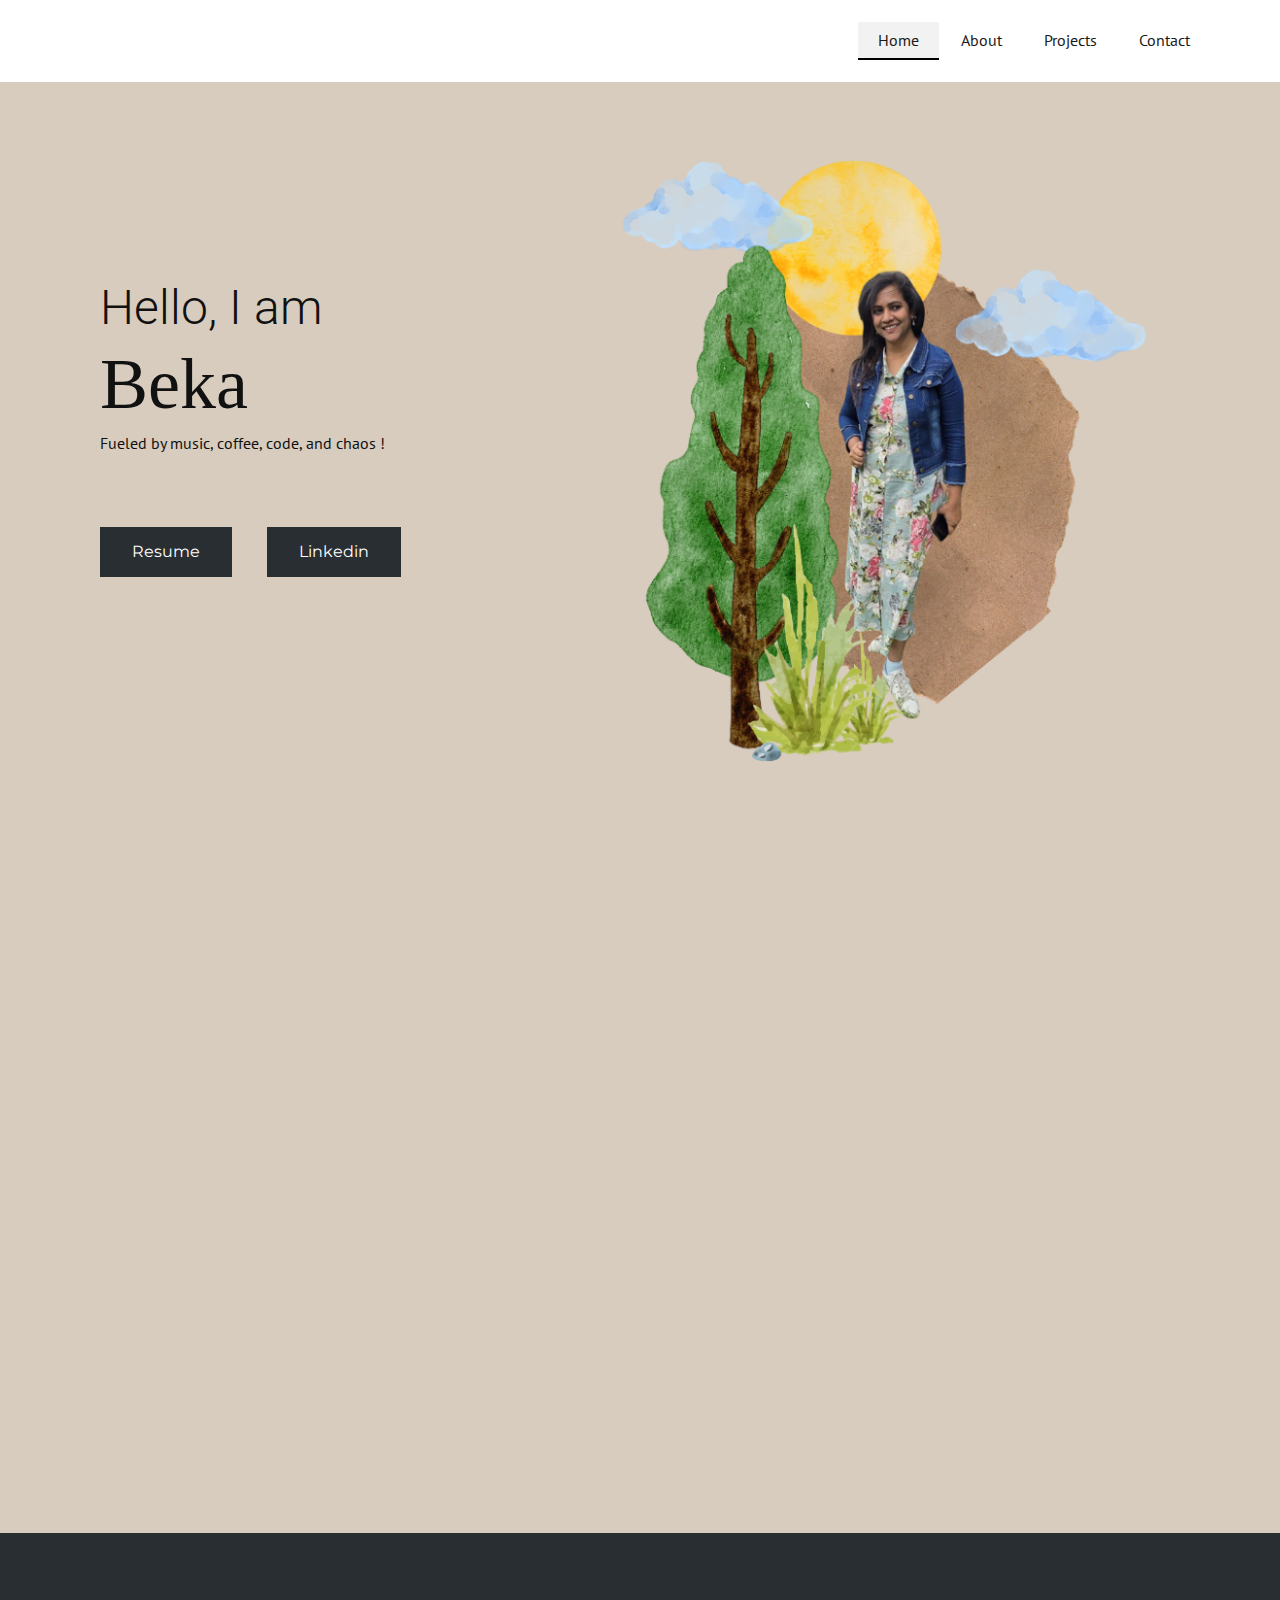
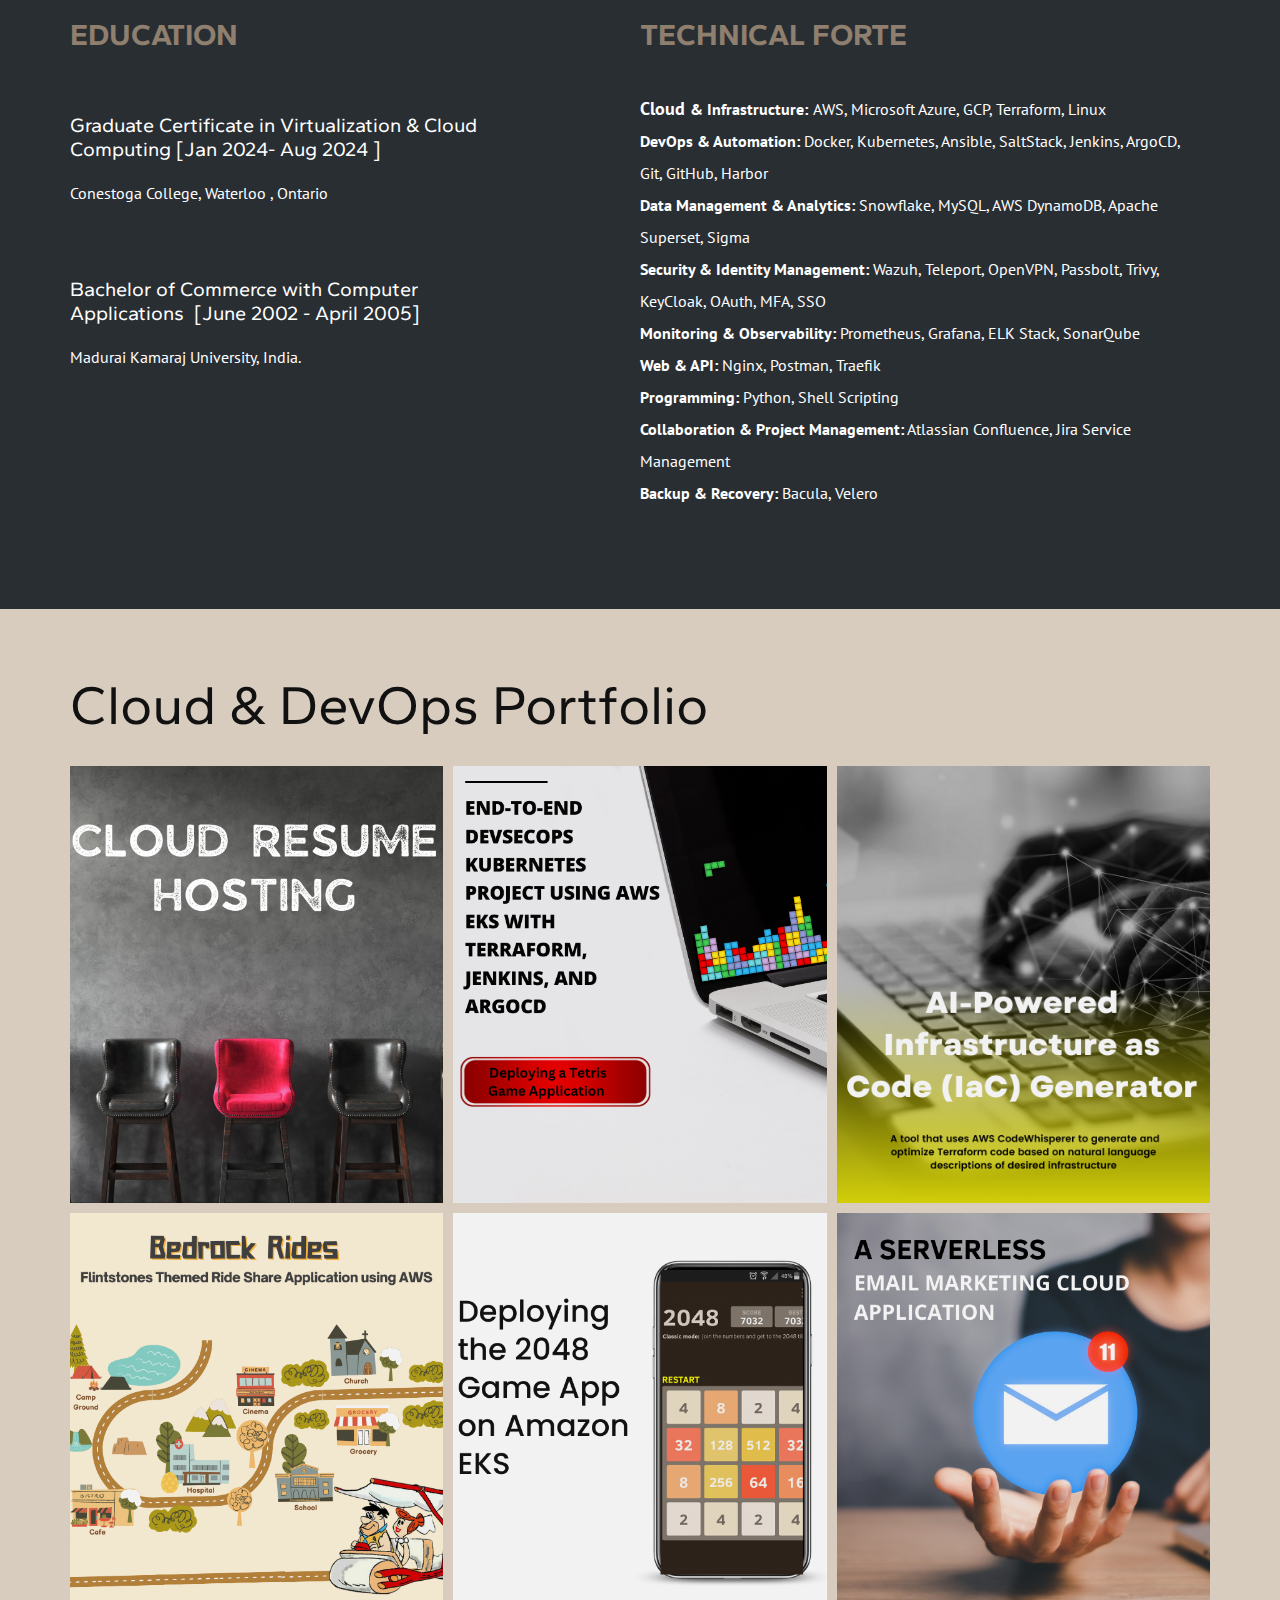
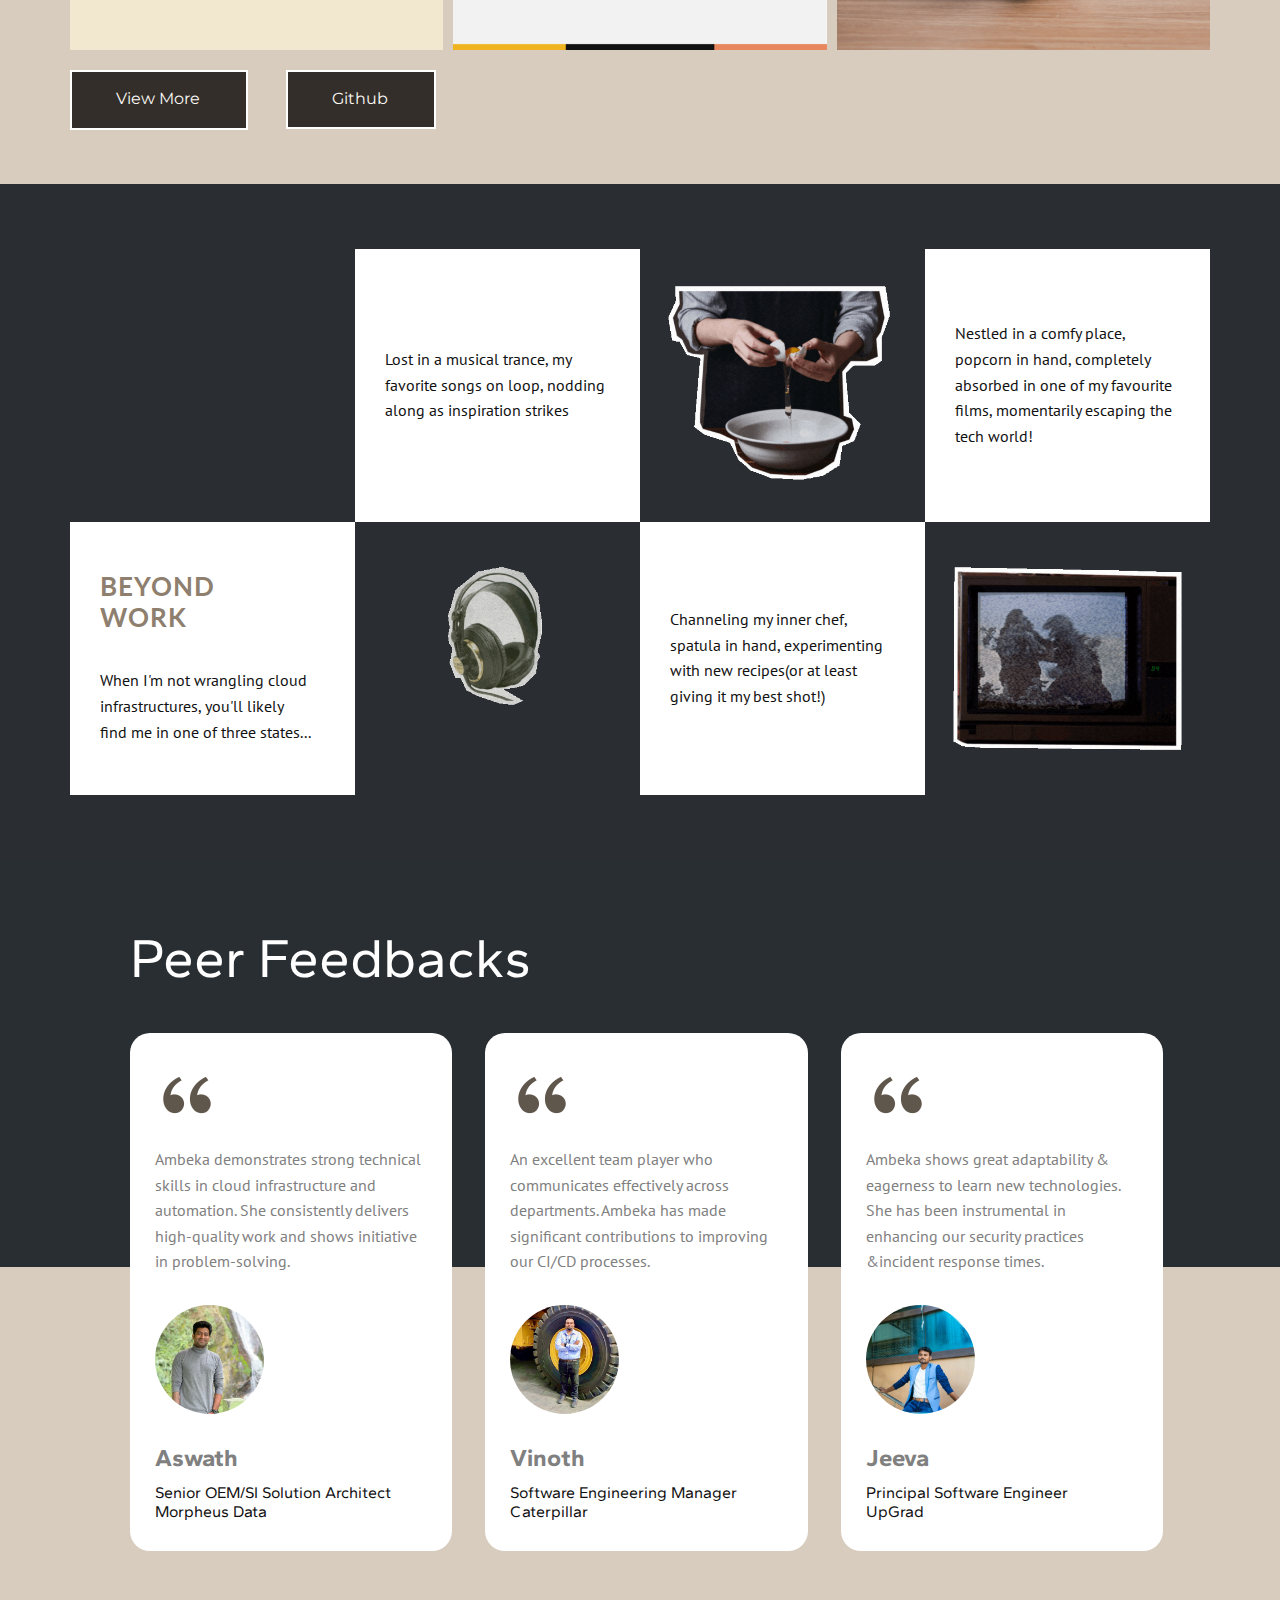
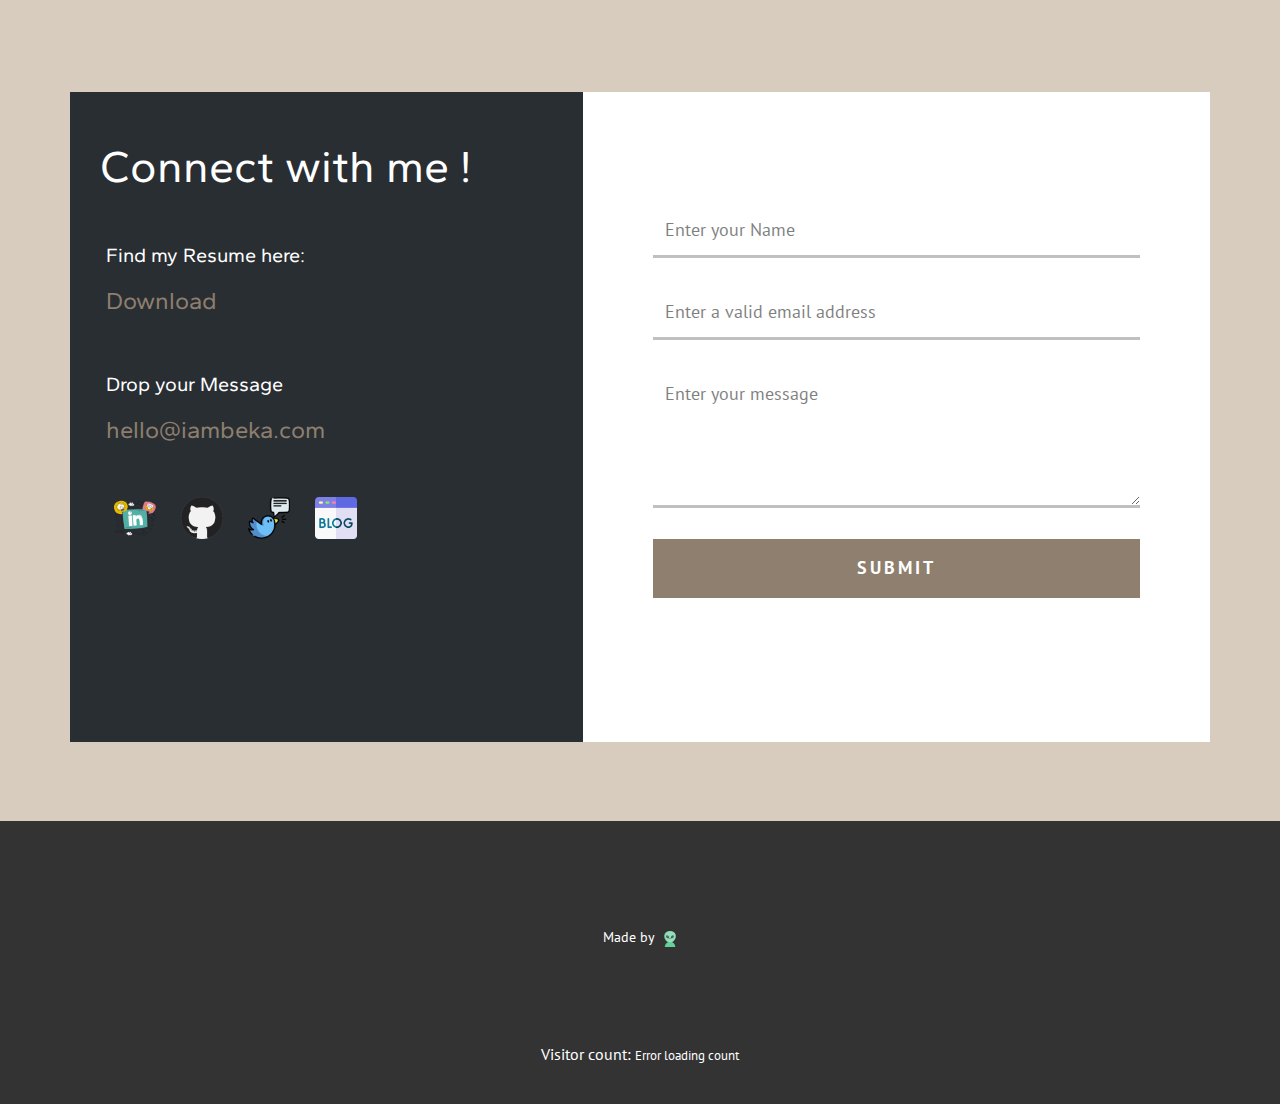
<file: cloud-resume-project/index.html>
<!DOCTYPE html>
<html style="font-size: 16px;" lang="en"><head>
    <meta name="viewport" content="width=device-width, initial-scale=1.0">
    <meta charset="utf-8">
    <meta name="keywords" content="Kevin Smith, 100, 12, ​Who Am I?, ​What clients say, ​My Works, ​Do you have any Project? Let’s Talk">
    <meta name="description" content="">
    <title>Home</title>
    <link rel="stylesheet" href="nicepage.css" media="screen">
<link rel="stylesheet" href="index.css" media="screen">
    <script class="u-script" type="text/javascript" src="jquery.js" defer=""></script>
    <script class="u-script" type="text/javascript" src="nicepage.js" defer=""></script>
    <meta name="generator" content="Nicepage 6.16.5, nicepage.com">
    <meta name="referrer" content="origin">
    <link id="u-theme-google-font" rel="stylesheet" href="https://fonts.googleapis.com/css?family=PT+Sans:400,400i,700,700i|Gantari:100,100i,200,200i,300,300i,400,400i,500,500i,600,600i,700,700i,800,800i,900,900i">
    <link id="u-page-google-font" rel="stylesheet" href="https://fonts.googleapis.com/css?family=Roboto:100,100i,300,300i,400,400i,500,500i,700,700i,900,900i|Montserrat:100,100i,200,200i,300,300i,400,400i,500,500i,600,600i,700,700i,800,800i,900,900i|Lato:100,100i,300,300i,400,400i,700,700i,900,900i">
    
    
    
    
    
    
    
    
    
    <script type="application/ld+json">{
		"@context": "http://schema.org",
		"@type": "Organization",
		"name": ""
}</script>
    <meta name="theme-color" content="#478ac9">
    <meta property="og:title" content="Home">
    <meta property="og:type" content="website">
  <meta data-intl-tel-input-cdn-path="intlTelInput/"></head>
  <body data-home-page="Home.html" data-home-page-title="Home" data-path-to-root="./" data-include-products="false" class="u-body u-xl-mode" data-lang="en"><header class="u-clearfix u-header u-header" id="sec-e352"><div class="u-clearfix u-sheet u-sheet-1">
        <nav class="u-menu u-menu-one-level u-offcanvas u-menu-1" data-responsive-from="MD" data-position="Primary ">
          <div class="menu-collapse" style="font-size: 1rem; letter-spacing: 0px; font-weight: 500;">
            <a class="u-button-style u-custom-active-border-color u-custom-active-color u-custom-border u-custom-border-color u-custom-borders u-custom-hover-border-color u-custom-hover-color u-custom-left-right-menu-spacing u-custom-padding-bottom u-custom-text-active-color u-custom-text-color u-custom-text-hover-color u-custom-top-bottom-menu-spacing u-nav-link u-text-active-palette-1-base u-text-hover-palette-2-base" href="#">
              <svg class="u-svg-link" viewBox="0 0 24 24"><use xlink:href="#menu-hamburger"></use></svg>
              <svg class="u-svg-content" version="1.1" id="menu-hamburger" viewBox="0 0 16 16" x="0px" y="0px" xmlns:xlink="http://www.w3.org/1999/xlink" xmlns="http://www.w3.org/2000/svg"><g><rect y="1" width="16" height="2"></rect><rect y="7" width="16" height="2"></rect><rect y="13" width="16" height="2"></rect>
</g></svg>
            </a>
          </div>
          <div class="u-custom-menu u-nav-container">
            <ul class="u-nav u-spacing-2 u-unstyled u-nav-1"><li class="u-nav-item"><a class="u-active-grey-5 u-border-2 u-border-active-black u-border-hover-palette-5-dark-2 u-border-no-left u-border-no-right u-border-no-top u-button-style u-hover-grey-10 u-nav-link u-text-active-grey-90 u-text-grey-90 u-text-hover-grey-90" href="./" style="padding: 10px 20px;">Home</a>
</li><li class="u-nav-item"><a class="u-active-grey-5 u-border-2 u-border-active-black u-border-hover-palette-5-dark-2 u-border-no-left u-border-no-right u-border-no-top u-button-style u-hover-grey-10 u-nav-link u-text-active-grey-90 u-text-grey-90 u-text-hover-grey-90" href="./#carousel_a38c" style="padding: 10px 20px;">About</a>
</li><li class="u-nav-item"><a class="u-active-grey-5 u-border-2 u-border-active-black u-border-hover-palette-5-dark-2 u-border-no-left u-border-no-right u-border-no-top u-button-style u-hover-grey-10 u-nav-link u-text-active-grey-90 u-text-grey-90 u-text-hover-grey-90" href="./#sec-9710" style="padding: 10px 20px;">Projects</a>
</li><li class="u-nav-item"><a class="u-active-grey-5 u-border-2 u-border-active-black u-border-hover-palette-5-dark-2 u-border-no-left u-border-no-right u-border-no-top u-button-style u-hover-grey-10 u-nav-link u-text-active-grey-90 u-text-grey-90 u-text-hover-grey-90" href="./#carousel_8077" style="padding: 10px 20px;">Contact</a>
</li></ul>
          </div>
          <div class="u-custom-menu u-nav-container-collapse">
            <div class="u-black u-container-style u-inner-container-layout u-opacity u-opacity-95 u-sidenav">
              <div class="u-inner-container-layout u-sidenav-overflow">
                <div class="u-menu-close"></div>
                <ul class="u-align-center u-nav u-popupmenu-items u-unstyled u-nav-2"><li class="u-nav-item"><a class="u-button-style u-nav-link" href="./">Home</a>
</li><li class="u-nav-item"><a class="u-button-style u-nav-link" href="./#carousel_a38c">About</a>
</li><li class="u-nav-item"><a class="u-button-style u-nav-link" href="./#sec-9710">Projects</a>
</li><li class="u-nav-item"><a class="u-button-style u-nav-link" href="./#carousel_8077">Contact</a>
</li></ul>
              </div>
            </div>
            <div class="u-black u-menu-overlay u-opacity u-opacity-70"></div>
          </div>
          <style class="menu-style">@media (max-width: 939px) {
                    [data-responsive-from="MD"] .u-nav-container {
                        display: none;
                    }
                    [data-responsive-from="MD"] .menu-collapse {
                        display: block;
                    }
                }</style>
        </nav>
      </div></header>
    <section class="u-clearfix u-palette-5-light-1 u-section-1" id="sec-2404">
      <div class="u-clearfix u-sheet u-sheet-1">
        <div class="data-layout-selected u-clearfix u-expanded-width u-layout-wrap u-layout-wrap-1">
          <div class="u-gutter-0 u-layout">
            <div class="u-layout-row">
              <div class="u-size-27-lg u-size-27-xl u-size-30-sm u-size-30-xs u-size-60-md">
                <div class="u-layout-col">
                  <div class="u-size-60">
                    <div class="u-layout-row">
                      <div class="u-align-left u-container-align-left u-container-style u-layout-cell u-left-cell u-size-60 u-layout-cell-1">
                        <div class="u-container-layout u-valign-bottom-md u-valign-bottom-sm u-container-layout-1">
                          <h3 class="u-text u-text-1">Hello, I am&nbsp;</h3>
                          <h1 class="u-custom-font u-font-georgia u-text u-text-2">Beka</h1>
                          <p class="u-text u-text-3"> Fueled by music, coffee, code, and chaos !</p>
                          <a href="files/AmbekaDeshmukh-Resume.pdf" class="u-active-palette-5-dark-2 u-align-left u-border-2 u-border-active-palette-5-dark-2 u-border-hover-palette-5-dark-2 u-border-palette-1-dark-3 u-btn u-button-style u-custom-font u-file-link u-font-montserrat u-hover-palette-5-dark-2 u-palette-1-dark-3 u-text-active-white u-text-body-alt-color u-text-hover-white u-btn-1" data-animation-name="" data-animation-duration="0" data-animation-delay="0" data-animation-direction="" target="_blank">Resume </a>
                          <a href="https://www.linkedin.com/in/ambeka-deshmukh/" class="u-active-palette-5-dark-2 u-align-left u-border-2 u-border-active-palette-5-dark-2 u-border-hover-palette-5-dark-2 u-border-palette-1-dark-3 u-btn u-button-style u-custom-font u-font-montserrat u-hover-palette-5-dark-2 u-palette-1-dark-3 u-text-active-white u-text-body-alt-color u-text-hover-white u-btn-2" data-animation-name="" data-animation-duration="0" data-animation-delay="0" data-animation-direction="">Linkedin </a>
                        </div>
                      </div>
                    </div>
                  </div>
                </div>
              </div>
              <div class="u-size-30-sm u-size-30-xs u-size-33-lg u-size-33-xl u-size-60-md">
                <div class="u-layout-col">
                  <div class="u-align-center-xl u-container-style u-layout-cell u-right-cell u-size-60 u-layout-cell-2">
                    <div class="u-container-layout u-valign-bottom u-container-layout-2">
                      <img class="custom-expanded u-image u-image-1" src="images/Home.png" data-image-width="1140" data-image-height="693">
                    </div>
                  </div>
                </div>
              </div>
            </div>
          </div>
        </div>
      </div>
    </section>
    <section class="u-align-left u-clearfix u-container-align-left u-palette-5-light-1 u-section-2" id="carousel_a38c">
      <div class="u-clearfix u-sheet u-sheet-1">
        <h4 class="u-align-left u-text u-text-1" data-animation-name="customAnimationIn" data-animation-duration="1500"> A Bit About Me</h4>
        <h2 class="u-align-left u-text u-text-2" data-animation-name="customAnimationIn" data-animation-duration="1500" data-animation-delay="500"> My DevOps Journey</h2>
        <p class="u-align-left u-text u-text-3" data-animation-name="customAnimationIn" data-animation-duration="1500" data-animation-delay="500"> I'm a<span style="font-weight: 700; font-style: italic; font-size: 1.25rem;"> DevOps Engineer </span>with a passion for cloud infrastructure, automation, and continuous improvement. I embarked on an exciting career transition from hospitality and marketing to the dynamic world of tech. This diverse background has equipped me with a unique blend of analytical, operational, and customer-centric skills that I leverage daily in my DevOps role. My journey showcases my adaptability and eagerness to embrace new challenges.&nbsp;
        </p>
        <div class="u-expanded-width u-list u-list-1">
          <div class="u-repeater u-repeater-1">
            <div class="u-align-left u-container-align-left u-container-style u-list-item u-repeater-item u-shape-rectangle u-video-cover u-white u-list-item-1" data-animation-name="customAnimationIn" data-animation-duration="1500" data-animation-delay="250">
              <div class="u-container-layout u-similar-container u-container-layout-1"><span class="u-icon u-text-palette-5-dark-1 u-icon-1" data-animation-name="customAnimationIn" data-animation-duration="1500" data-animation-delay="750"><svg class="u-svg-link" preserveAspectRatio="xMidYMin slice" viewBox="0 0 56 56" style=""><use xlink:href="#svg-585a"></use></svg><svg class="u-svg-content" viewBox="0 0 56 56" x="0px" y="0px" id="svg-585a" style="enable-background:new 0 0 56 56;"><path d="M25,46H10.845C4.865,46,0,41.135,0,35.154C0,31,2.705,26.688,6.433,24.901L7,24.63V24c0-0.127,0.008-0.256,0.015-0.386
	l0.009-0.16l-0.012-0.21C7.006,23.163,7,23.082,7,23c0-3.859,3.141-7,7-7c0.309,0,0.614,0.027,0.917,0.067
	c0.078,0.01,0.156,0.023,0.233,0.036c0.267,0.044,0.53,0.102,0.789,0.177c0.035,0.01,0.071,0.017,0.106,0.027
	c0.285,0.087,0.563,0.197,0.835,0.321c0.071,0.032,0.14,0.067,0.21,0.101c0.24,0.119,0.475,0.249,0.702,0.396
	C19.719,18.373,21,20.538,21,23c0,0.553,0.447,1,1,1s1-0.447,1-1c0-2.754-1.246-5.219-3.2-6.871C22.667,12.379,27.388,10,32.085,10
	c7.745,0,14.177,6.135,14.848,13.888c-1.022-0.072-2.552-0.109-4.083,0.124c-0.546,0.083-0.921,0.593-0.838,1.139
	c0.075,0.495,0.501,0.85,0.987,0.85c0.05,0,0.101-0.004,0.151-0.012c2.227-0.337,4.548-0.021,4.684-0.002
	C52.49,26.872,56,31.161,56,35.972C56,41.501,51.501,46,45.972,46H33H25z"></path></svg></span>
                <h4 class="u-text u-text-4">Technical expertise&nbsp;</h4>
                <p class="u-text u-text-5"> My technical toolkit includes proficiency in AWS, Terraform, Docker, Kubernetes, and a variety of DevOps tools. I thrive on designing and implementing CI/CD pipelines and harnessing the power of open-source technologies to streamline development processes. Every day presents a new opportunity to learn and innovatein this ever-evolving field.</p>
              </div>
            </div>
            <div class="u-align-left u-container-align-left u-container-style u-list-item u-repeater-item u-shape-rectangle u-video-cover u-white u-list-item-2" data-animation-name="customAnimationIn" data-animation-duration="1500" data-animation-delay="250">
              <div class="u-container-layout u-similar-container u-container-layout-2"><span class="u-file-icon u-icon u-text-palette-5-dark-1 u-icon-2" data-animation-name="customAnimationIn" data-animation-duration="1500" data-animation-delay="750"><img src="images/8087597-57db9e4a.png" alt=""></span>
                <h4 class="u-text u-text-6">What i do</h4>
                <p class="u-text u-text-7"> Architect and manage scalable cloud solutions that drive business growth. Enhance security and performance for mission-critical applications. Collaborate with cross-functional teams to foster innovation and efficiency.</p>
              </div>
            </div>
          </div>
        </div>
      </div>
    </section>
    <section class="u-align-center u-clearfix u-container-align-center u-palette-1-dark-3 u-section-3" id="carousel_e98c">
      <div class="u-clearfix u-sheet u-sheet-1">
        <div class="data-layout-selected u-clearfix u-expanded-width u-layout-wrap u-layout-wrap-1">
          <div class="u-layout" style="">
            <div class="u-layout-row" style="">
              <div class="u-container-style u-layout-cell u-size-30 u-layout-cell-1">
                <div class="u-container-layout u-valign-top u-container-layout-1">
                  <h5 class="u-align-left u-text u-text-default u-text-palette-5-dark-1 u-text-1">Education</h5>
                  <div class="u-list u-list-1">
                    <div class="u-repeater u-repeater-1">
                      <div class="u-container-align-left u-container-style u-list-item u-repeater-item u-shape-rectangle">
                        <div class="u-container-layout u-similar-container u-container-layout-2">
                          <h3 class="u-align-left u-text u-text-2"> Graduate Certificate in Virtualization &amp; Cloud Computing [Jan 2024- Aug 2024 ]</h3>
                          <p class="u-align-left u-text u-text-3"> Conestoga College, Waterloo , Ontario</p>
                        </div>
                      </div>
                      <div class="u-container-align-left u-container-style u-list-item u-repeater-item u-shape-rectangle">
                        <div class="u-container-layout u-similar-container u-container-layout-3">
                          <h3 class="u-align-left u-text u-text-4"> Bachelor of Commerce with Computer Applications&nbsp; [June 2002 - April 2005]</h3>
                          <p class="u-align-left u-text u-text-5">Madurai Kamaraj University, India.</p>
                        </div>
                      </div>
                    </div>
                  </div>
                </div>
              </div>
              <div class="u-container-style u-layout-cell u-size-30 u-layout-cell-2">
                <div class="u-container-layout u-container-layout-4">
                  <h5 class="u-align-left u-text u-text-default u-text-palette-5-dark-1 u-text-6">Technical forte</h5>
                  <div class="u-list u-list-2">
                    <div class="u-repeater u-repeater-2">
                      <div class="u-container-style u-list-item u-repeater-item u-shape-rectangle">
                        <div class="u-container-layout u-similar-container u-container-layout-5"></div>
                      </div>
                    </div>
                  </div>
                  <p class="u-text u-text-7"><b>
                      <span style="font-size: 1.125rem;">Cloud</span>
                      <span style="font-size: 1rem;"> &amp; Infrastructure:</span></b>
                    <span style="font-size: 1rem;"> AWS, Microsoft Azure, GCP, Terraform, Linux&nbsp;&nbsp;<br><b>DevOps &amp; Automation:</b> Docker, Kubernetes, Ansible, SaltStack, Jenkins, ArgoCD, Git, GitHub, Harbor&nbsp;&nbsp;
                    </span>
                    <br>
                    <span style="font-size: 1rem;"><b>Data Management &amp; Analytics: </b>Snowflake, MySQL, AWS DynamoDB, Apache Superset, Sigma<br><b>Security &amp; Identity Management: </b>Wazuh, Teleport, OpenVPN, Passbolt, Trivy, KeyCloak, OAuth, MFA, SSO&nbsp;&nbsp;<br><b>Monitoring &amp; Observability:</b> Prometheus, Grafana, ELK Stack, SonarQube&nbsp;&nbsp;<br><b>Web &amp; API:</b> Nginx, Postman, Traefik&nbsp;&nbsp;<br><b>Programming:</b> Python, Shell Scripting&nbsp;&nbsp;<br><b>Collaboration &amp; Project Management:</b> Atlassian Confluence, Jira Service Management&nbsp;&nbsp;<br><b>Backup &amp; Recovery:</b> Bacula, Velero 
                    </span>
                  </p>
                </div>
              </div>
            </div>
          </div>
        </div>
      </div>
    </section>
    <section class="u-clearfix u-palette-5-light-1 u-section-4" id="sec-9710">
      <div class="u-clearfix u-sheet u-sheet-1">
        <h2 class="u-align-left u-text u-text-1"> Cloud &amp; DevOps Portfolio</h2>
        <div class="u-expanded-width u-list u-list-1">
          <div class="u-repeater u-repeater-1">
            <div class="u-container-style u-image u-list-item u-repeater-item u-image-1" data-image-width="700" data-image-height="700" data-href="https://github.com/ambekadeshmukh/Cloud-Resume-Hosting">
              <div class="u-container-layout u-similar-container u-valign-bottom u-container-layout-1">
                <div class="u-container-align-left-xl u-container-style u-expanded-width u-group u-opacity u-opacity-60 u-group-1">
                  <div class="u-container-layout u-valign-middle-xl u-container-layout-2"></div>
                </div>
              </div>
            </div>
            <div class="u-container-style u-image u-list-item u-repeater-item u-shading u-image-2" data-image-width="700" data-image-height="700" data-href="https://github.com/ambekadeshmukh/DevOps-Projects/tree/main/DevSecOps-Tetris-Game-Project">
              <div class="u-container-layout u-similar-container u-valign-bottom u-container-layout-3">
                <div class="u-container-align-left u-container-style u-expanded-width u-group u-opacity u-opacity-60 u-group-2">
                  <div class="u-container-layout u-valign-middle-xl u-container-layout-4"></div>
                </div>
              </div>
            </div>
            <div class="u-container-style u-image u-list-item u-repeater-item u-shading u-image-3" data-image-width="1080" data-image-height="1080" data-href="https://github.com/ambekadeshmukh/AI-IaC-Generator">
              <div class="u-container-layout u-similar-container u-valign-bottom u-container-layout-5">
                <div class="u-container-align-left u-container-style u-expanded-width u-group u-opacity u-opacity-60 u-group-3">
                  <div class="u-container-layout u-valign-middle-xl u-container-layout-6"></div>
                </div>
              </div>
            </div>
            <div class="u-container-style u-image u-list-item u-repeater-item u-shading u-image-4" data-image-width="700" data-image-height="700" data-href="https://github.com/ambekadeshmukh/Cloud-Projects/tree/main/Bedrock-Rides">
              <div class="u-container-layout u-similar-container u-valign-bottom u-container-layout-7">
                <div class="u-container-align-left u-container-style u-expanded-width u-group u-opacity u-opacity-60 u-group-4">
                  <div class="u-container-layout u-valign-middle-xl u-container-layout-8"></div>
                </div>
              </div>
            </div>
            <div class="u-container-style u-image u-list-item u-repeater-item u-shading u-image-5" data-image-width="700" data-image-height="700" data-href="https://github.com/ambekadeshmukh/DevOps-Projects/tree/main/2048%20Game%20App%20on%20Amazon%20EKS">
              <div class="u-container-layout u-similar-container u-valign-bottom u-container-layout-9">
                <div class="u-container-align-left u-container-style u-expanded-width u-group u-opacity u-opacity-60 u-group-5">
                  <div class="u-container-layout u-valign-middle-xl u-container-layout-10"></div>
                </div>
              </div>
            </div>
            <div class="u-container-style u-image u-list-item u-repeater-item u-shading u-image-6" data-image-width="700" data-image-height="700" data-href="https://github.com/ambekadeshmukh/Cloud-Projects/tree/main/Serverless-Email-Marketing-Application">
              <div class="u-container-layout u-similar-container u-valign-bottom u-container-layout-11">
                <div class="u-container-align-left u-container-style u-expanded-width u-group u-opacity u-opacity-60 u-group-6">
                  <div class="u-container-layout u-valign-middle-xl u-container-layout-12"></div>
                </div>
              </div>
            </div>
          </div>
        </div>
        <a href="Projects.html" class="u-active-white u-align-left u-border-2 u-border-active-white u-border-hover-white u-border-white u-btn u-button-style u-custom-font u-font-montserrat u-hover-palette-5-base u-palette-5-dark-3 u-text-active-palette-5-dark-2 u-text-hover-black u-text-palette-5-light-3 u-btn-1" data-animation-name="" data-animation-duration="0" data-animation-delay="0" data-animation-direction="">View More </a>
        <a href="https://github.com/ambekadeshmukh" class="u-active-white u-align-left u-border-2 u-border-active-white u-border-hover-white u-border-white u-btn u-button-style u-custom-font u-font-montserrat u-hover-palette-5-base u-palette-5-dark-3 u-text-active-palette-5-dark-2 u-text-hover-black u-text-palette-5-light-3 u-btn-2" data-animation-name="" data-animation-duration="0" data-animation-delay="0" data-animation-direction="">Github </a>
      </div>
    </section>
    <section class="u-clearfix u-container-align-center u-custom-color-1 u-hidden-xs u-section-5" id="sec-8f49">
      <div class="u-clearfix u-sheet u-valign-middle u-sheet-1">
        <div class="data-layout-selected u-clearfix u-expanded-width u-gutter-0 u-layout-wrap u-layout-wrap-1">
          <div class="u-layout">
            <div class="u-layout-col">
              <div class="u-size-30">
                <div class="u-layout-row">
                  <div class="u-container-style u-image u-layout-cell u-left-cell u-size-15 u-image-1" src="" data-image-width="500" data-image-height="500">
                    <div class="u-container-layout u-valign-middle u-container-layout-1"></div>
                  </div>
                  <div class="u-align-left u-container-align-left u-container-style u-layout-cell u-size-15 u-white u-layout-cell-2">
                    <div class="u-container-layout u-valign-middle u-container-layout-2">
                      <p class="u-align-left u-text u-text-1"> Lost in a musical trance, my favorite songs on loop, nodding along as inspiration strikes</p>
                    </div>
                  </div>
                  <div class="u-container-style u-image u-layout-cell u-size-15 u-image-2" src="" data-image-width="500" data-image-height="500">
                    <div class="u-container-layout u-valign-middle u-container-layout-3"></div>
                  </div>
                  <div class="u-align-left u-container-align-left u-container-style u-layout-cell u-right-cell u-size-15 u-white u-layout-cell-4">
                    <div class="u-container-layout u-valign-middle u-container-layout-4">
                      <p class="u-align-left u-text u-text-2"> Nestled in a comfy place, popcorn in hand, completely absorbed in one of my favourite&nbsp; films, momentarily escaping the tech world!</p>
                    </div>
                  </div>
                </div>
              </div>
              <div class="u-size-30">
                <div class="u-layout-row">
                  <div class="u-align-left u-container-align-left u-container-style u-layout-cell u-left-cell u-size-15 u-white u-layout-cell-5">
                    <div class="u-container-layout u-container-layout-5">
                      <h4 class="u-align-left u-text u-text-palette-5-dark-1 u-text-3"> Beyond&nbsp;<br>W​ork
                      </h4>
                      <p class="u-align-left u-text u-text-4">When I'm not wrangling cloud infrastructures, you'll likely find me in one of three states...<br>
                      </p>
                    </div>
                  </div>
                  <div class="u-container-style u-image u-layout-cell u-size-15 u-image-3" src="" data-image-width="500" data-image-height="500">
                    <div class="u-container-layout u-valign-middle u-container-layout-6"></div>
                  </div>
                  <div class="u-align-left u-container-align-left u-container-style u-layout-cell u-size-15 u-white u-layout-cell-7">
                    <div class="u-container-layout u-valign-middle u-container-layout-7">
                      <p class="u-align-left u-text u-text-5"> Channeling my inner chef, spatula in hand, experimenting with new recipes(or at least giving it my best shot!)</p>
                    </div>
                  </div>
                  <div class="u-container-style u-image u-layout-cell u-right-cell u-size-15 u-image-4" src="" data-image-width="500" data-image-height="500">
                    <div class="u-container-layout u-valign-middle u-container-layout-8"></div>
                  </div>
                </div>
              </div>
            </div>
          </div>
        </div>
      </div>
    </section>
    <section class="u-align-left u-clearfix u-container-align-left u-palette-5-light-1 u-section-6" id="carousel_8679">
      <div class="u-expanded-width u-palette-1-dark-3 u-shape u-shape-rectangle u-shape-1"></div>
      <h2 class="u-text u-text-body-alt-color u-text-default-lg u-text-default-md u-text-default-xl u-text-1"> Peer Feedbacks<br>
      </h2>
      <div class="u-list u-list-1">
        <div class="u-repeater u-repeater-1">
          <div class="u-align-left u-container-align-left u-container-align-left-xl u-container-style u-list-item u-radius-20 u-repeater-item u-shape-round u-white u-list-item-1">
            <div class="u-container-layout u-similar-container u-valign-top u-container-layout-1"><span class="u-file-icon u-icon u-text-palette-5-dark-2 u-icon-1"><img src="images/73507371-f0d14dd6.png" alt=""></span>
              <p class="u-text u-text-default u-text-grey-50 u-text-2"> Ambeka demonstrates strong technical skills in cloud infrastructure and automation. She consistently delivers high-quality work and shows initiative in problem-solving.</p>
              <div alt="" class="u-image u-image-circle u-image-1" data-image-width="768" data-image-height="1024"></div>
              <h5 class="u-text u-text-default u-text-grey-50 u-text-3">Aswath&nbsp;</h5>
              <h5 class="u-text u-text-body-color u-text-default u-text-4"> Senior OEM/SI Solution Architect<br>Morpheus Data
              </h5>
            </div>
          </div>
          <div class="u-align-left u-container-align-left u-container-align-left-xl u-container-style u-list-item u-radius-20 u-repeater-item u-shape-round u-white">
            <div class="u-container-layout u-similar-container u-valign-top u-container-layout-2"><span class="u-file-icon u-icon u-text-palette-5-dark-2 u-icon-2"><img src="images/73507371-f0d14dd6.png" alt=""></span>
              <p class="u-text u-text-default u-text-grey-50 u-text-5"> An excellent team player who communicates effectively across departments. Ambeka has made significant contributions to improving our CI/CD processes.</p>
              <div alt="" class="u-image u-image-circle u-image-2" data-image-width="800" data-image-height="800"></div>
              <h5 class="u-text u-text-default u-text-grey-50 u-text-6">Vinoth</h5>
              <h5 class="u-text u-text-body-color u-text-default u-text-7">Software Engineering Manager<br>Caterpillar 
              </h5>
            </div>
          </div>
          <div class="u-align-left u-container-align-left u-container-align-left-xl u-container-style u-list-item u-radius-20 u-repeater-item u-shape-round u-white">
            <div class="u-container-layout u-similar-container u-valign-top u-container-layout-3"><span class="u-file-icon u-icon u-text-palette-5-dark-2 u-icon-3"><img src="images/73507371-f0d14dd6.png" alt=""></span>
              <p class="u-text u-text-default u-text-grey-50 u-text-8"> Ambeka shows great adaptability &amp; eagerness to learn new technologies. She has been instrumental in enhancing our security practices &amp;incident response times.</p>
              <div alt="" class="u-image u-image-circle u-image-3" data-image-width="695" data-image-height="800"></div>
              <h5 class="u-text u-text-default u-text-grey-50 u-text-9">Jeeva</h5>
              <h5 class="u-text u-text-body-color u-text-default u-text-10">Principal Software Engineer&nbsp;<br>UpGrad
              </h5>
            </div>
          </div>
        </div>
      </div>
    </section>
    <section class="u-clearfix u-container-align-left u-expanded-width-xl u-palette-5-light-1 u-section-7" id="carousel_8077">
      <div class="u-clearfix u-sheet u-valign-middle u-sheet-1">
        <div class="data-layout-selected u-clearfix u-expanded-width u-gutter-0 u-layout-wrap u-layout-wrap-1">
          <div class="u-gutter-0 u-layout">
            <div class="u-layout-row">
              <div class="u-align-left u-container-align-left u-container-style u-layout-cell u-palette-1-dark-3 u-shape-rectangle u-size-27-lg u-size-27-xl u-size-60-md u-size-60-sm u-size-60-xs u-layout-cell-1">
                <div class="u-container-layout u-container-layout-1">
                  <h2 class="u-align-left u-text u-text-1"> Connect with me !</h2>
                  <div class="u-list u-list-1">
                    <div class="u-repeater u-repeater-1">
                      <div class="u-container-style u-list-item u-repeater-item">
                        <div class="u-container-layout u-similar-container u-container-layout-2">
                          <h5 class="u-text u-text-default u-text-2">Find my Resume here:</h5>
                          <h5 class="u-text u-text-palette-5-dark-1 u-text-3">
                            <a href="files/AmbekaDeshmukh-Resume.pdf" class="u-active-none u-border-none u-btn u-button-link u-button-style u-file-link u-hover-none u-none u-text-palette-5-dark-1 u-btn-1" target="_blank">Download</a>
                          </h5>
                        </div>
                      </div>
                      <div class="u-container-style u-list-item u-repeater-item">
                        <div class="u-container-layout u-similar-container u-container-layout-3">
                          <h5 class="u-text u-text-default u-text-4"> Drop your Message</h5>
                          <h5 class="u-text u-text-palette-5-dark-1 u-text-5">
                            <a class="u-active-none u-border-none u-btn u-button-link u-button-style u-hover-none u-none u-text-palette-5-dark-1 u-btn-2" href="mailto:hello@iambeka.com" target="_blank">hello@iambeka.com </a>
                          </h5>
                        </div>
                      </div>
                    </div>
                  </div>
                  <div class="u-align-left u-social-icons u-spacing-25 u-social-icons-1">
                    <a class="u-social-url" target="_blank" href="https://www.linkedin.com/in/ambeka-deshmukh/" title="Linkedin"><span class="u-file-icon u-icon u-social-icon u-social-linkedin u-icon-1"><img src="images/7143807.png" alt=""></span>
                    </a>
                    <a class="u-social-url" target="_blank" data-type="Github" title="Github" href="https://github.com/ambekadeshmukh"><span class="u-file-icon u-icon u-social-github u-social-icon u-icon-2"><img src="images/919847.png" alt=""></span>
                    </a>
                    <a class="u-social-url" target="_blank" data-type="Twitter" title="Twitter" href="https://x.com/recklessmaven"><span class="u-file-icon u-icon u-social-icon u-social-twitter u-icon-3"><img src="images/2297905.png" alt=""></span>
                    </a>
                    <a class="u-social-url" target="_blank" data-type="Custom" title="Custom" href="https://recklessmaven.hashnode.dev/"><span class="u-file-icon u-icon u-social-custom u-social-icon u-icon-4"><img src="images/3959542.png" alt=""></span>
                    </a>
                  </div>
                </div>
              </div>
              <div class="u-align-center u-container-align-center u-container-align-center-md u-container-align-center-sm u-container-align-center-xs u-container-style u-layout-cell u-shape-rectangle u-size-33-lg u-size-33-xl u-size-60-md u-size-60-sm u-size-60-xs u-white u-layout-cell-2" data-animation-name="" data-animation-duration="0" data-animation-delay="0" data-animation-direction="">
                <div class="u-container-layout u-valign-middle-lg u-valign-middle-xl u-container-layout-4">
                  <div class="u-form u-form-1">
                    <form action="https://forms.nicepagesrv.com/v2/form/process" class="u-clearfix u-form-spacing-30 u-form-vertical u-inner-form" style="padding: 20px;" source="email" name="form">
                      <div class="u-form-group u-form-name">
                        <label for="name-3b9a" class="u-form-control-hidden u-label" wfd-invisible="true">Name</label>
                        <input type="text" placeholder="Enter your Name" id="name-3b9a" name="name" class="u-border-3 u-border-grey-25 u-border-no-left u-border-no-right u-border-no-top u-input u-input-rectangle u-input-1" required="">
                      </div>
                      <div class="u-form-email u-form-group">
                        <label for="email-3b9a" class="u-form-control-hidden u-label" wfd-invisible="true">Email</label>
                        <input type="email" placeholder="Enter a valid email address" id="email-3b9a" name="email" class="u-border-3 u-border-grey-25 u-border-no-left u-border-no-right u-border-no-top u-input u-input-rectangle u-input-2" required="">
                      </div>
                      <div class="u-form-group u-form-message">
                        <label for="message-3b9a" class="u-form-control-hidden u-label" wfd-invisible="true">Message</label>
                        <textarea placeholder="Enter your message" rows="4" cols="50" id="message-3b9a" name="message" class="u-border-3 u-border-grey-25 u-border-no-left u-border-no-right u-border-no-top u-input u-input-rectangle u-input-3" required=""></textarea>
                      </div>
                      <div class="u-align-left u-form-group u-form-submit">
                        <a href="#" class="u-active-palette-1-dark-3 u-border-none u-btn u-btn-submit u-button-style u-hover-palette-1-dark-3 u-palette-5-dark-1 u-text-active-white u-text-body-alt-color u-text-hover-white u-btn-3">Submit</a>
                        <input type="submit" value="submit" class="u-form-control-hidden" wfd-invisible="true">
                      </div>
                      <div class="u-form-send-message u-form-send-success" wfd-invisible="true"> Thank you! Your message has been sent. </div>
                      <div class="u-form-send-error u-form-send-message" wfd-invisible="true"> Unable to send your message. Please fix errors then try again. </div>
                      <input type="hidden" value="" name="recaptchaResponse" wfd-invisible="true">
                      <input type="hidden" name="formServices" value="d3925bb7-f595-921a-9831-a7aded422e62">
                    </form>
                  </div>
                </div>
              </div>
            </div>
          </div>
        </div>
      </div>
    </section>
    
    
    
    <footer class="u-align-center u-clearfix u-container-align-center u-footer u-grey-80 u-footer" id="sec-0cd1"><div class="u-clearfix u-sheet u-sheet-1">
        <p class="u-small-text u-text u-text-variant u-text-1">Made by&nbsp;&nbsp;<span class="u-file-icon u-icon u-icon-1"><img src="images/1126947.png" alt=""></span>
        </p>
      </div></footer>
    <section class="u-backlink u-clearfix u-grey-80">
        <p>Visitor count: <span id="visitor-count">Loading...</span></p>
    </footer>

    <script src="script.js"></script>
<!--     <p class="u-text">
        <span>This site was created with the </span>
        <a class="u-link" href="https://nicepage.com/" target="_blank" rel="nofollow">
          <span>Nicepage</span>
        </a>
      </p>-->
    </section>
  
</body></html>
</file>
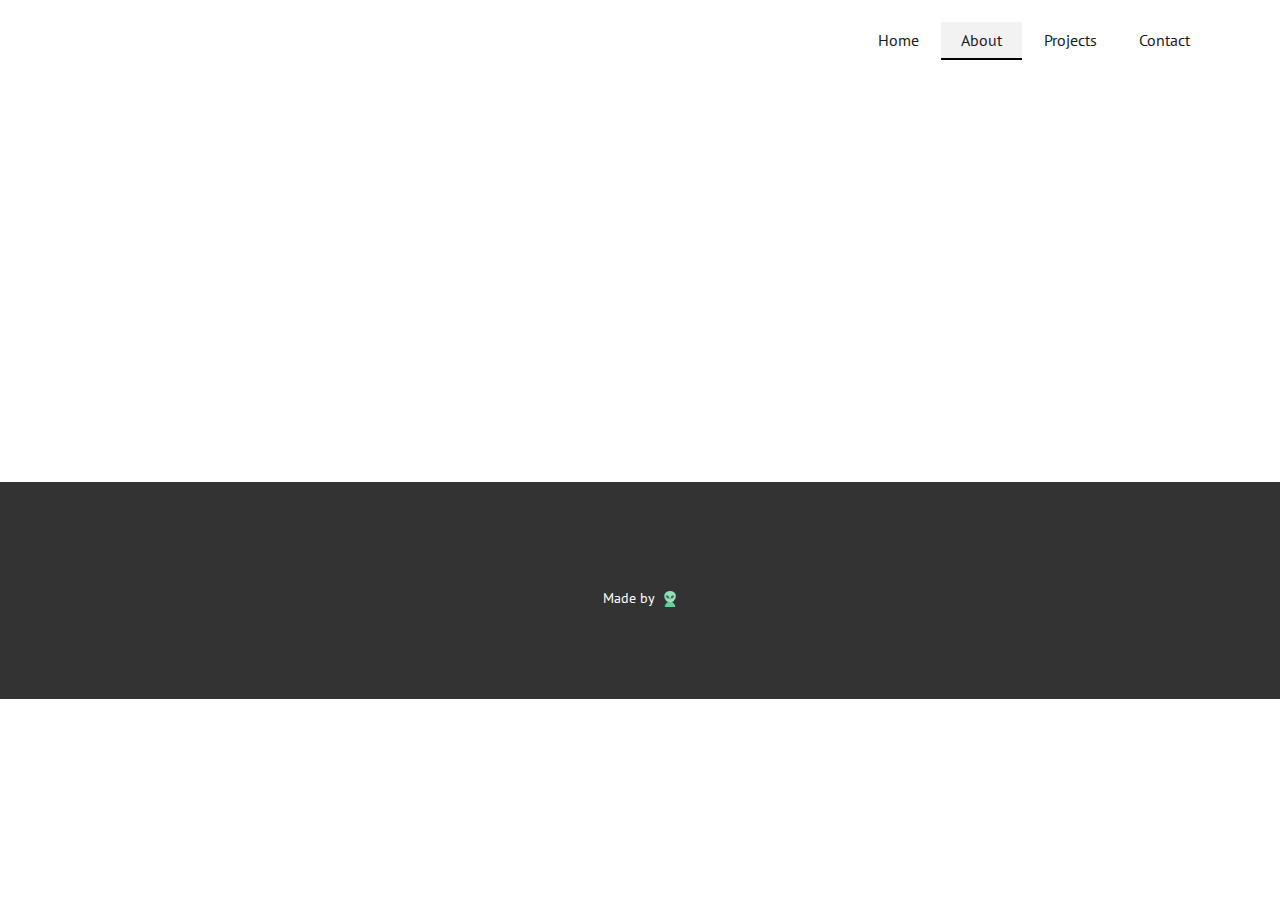
<file: cloud-resume-project/About.html>
<!DOCTYPE html>
<html style="font-size: 16px;" lang="en"><head>
    <meta name="viewport" content="width=device-width, initial-scale=1.0">
    <meta charset="utf-8">
    <meta name="keywords" content="">
    <meta name="description" content="">
    <title>About</title>
    <link rel="stylesheet" href="nicepage.css" media="screen">
<link rel="stylesheet" href="About.css" media="screen">
    <script class="u-script" type="text/javascript" src="jquery.js" defer=""></script>
    <script class="u-script" type="text/javascript" src="nicepage.js" defer=""></script>
    <meta name="generator" content="Nicepage 6.16.5, nicepage.com">
    <link id="u-theme-google-font" rel="stylesheet" href="https://fonts.googleapis.com/css?family=PT+Sans:400,400i,700,700i|Gantari:100,100i,200,200i,300,300i,400,400i,500,500i,600,600i,700,700i,800,800i,900,900i">
    
    
    
    <script type="application/ld+json">{
		"@context": "http://schema.org",
		"@type": "Organization",
		"name": ""
}</script>
    <meta name="theme-color" content="#478ac9">
    <meta property="og:title" content="About">
    <meta property="og:type" content="website">
  <meta data-intl-tel-input-cdn-path="intlTelInput/"></head>
  <body data-path-to-root="./" data-include-products="false" class="u-body u-xl-mode" data-lang="en"><header class="u-clearfix u-header u-header" id="sec-e352"><div class="u-clearfix u-sheet u-sheet-1">
        <nav class="u-menu u-menu-one-level u-offcanvas u-menu-1" data-responsive-from="MD" data-position="Primary ">
          <div class="menu-collapse" style="font-size: 1rem; letter-spacing: 0px; font-weight: 500;">
            <a class="u-button-style u-custom-active-border-color u-custom-active-color u-custom-border u-custom-border-color u-custom-borders u-custom-hover-border-color u-custom-hover-color u-custom-left-right-menu-spacing u-custom-padding-bottom u-custom-text-active-color u-custom-text-color u-custom-text-hover-color u-custom-top-bottom-menu-spacing u-nav-link u-text-active-palette-1-base u-text-hover-palette-2-base" href="#">
              <svg class="u-svg-link" viewBox="0 0 24 24"><use xlink:href="#menu-hamburger"></use></svg>
              <svg class="u-svg-content" version="1.1" id="menu-hamburger" viewBox="0 0 16 16" x="0px" y="0px" xmlns:xlink="http://www.w3.org/1999/xlink" xmlns="http://www.w3.org/2000/svg"><g><rect y="1" width="16" height="2"></rect><rect y="7" width="16" height="2"></rect><rect y="13" width="16" height="2"></rect>
</g></svg>
            </a>
          </div>
          <div class="u-custom-menu u-nav-container">
            <ul class="u-nav u-spacing-2 u-unstyled u-nav-1"><li class="u-nav-item"><a class="u-active-grey-5 u-border-2 u-border-active-black u-border-hover-palette-5-dark-2 u-border-no-left u-border-no-right u-border-no-top u-button-style u-hover-grey-10 u-nav-link u-text-active-grey-90 u-text-grey-90 u-text-hover-grey-90" href="./" style="padding: 10px 20px;">Home</a>
</li><li class="u-nav-item"><a class="u-active-grey-5 u-border-2 u-border-active-black u-border-hover-palette-5-dark-2 u-border-no-left u-border-no-right u-border-no-top u-button-style u-hover-grey-10 u-nav-link u-text-active-grey-90 u-text-grey-90 u-text-hover-grey-90" href="./#carousel_a38c" style="padding: 10px 20px;">About</a>
</li><li class="u-nav-item"><a class="u-active-grey-5 u-border-2 u-border-active-black u-border-hover-palette-5-dark-2 u-border-no-left u-border-no-right u-border-no-top u-button-style u-hover-grey-10 u-nav-link u-text-active-grey-90 u-text-grey-90 u-text-hover-grey-90" href="./#sec-9710" style="padding: 10px 20px;">Projects</a>
</li><li class="u-nav-item"><a class="u-active-grey-5 u-border-2 u-border-active-black u-border-hover-palette-5-dark-2 u-border-no-left u-border-no-right u-border-no-top u-button-style u-hover-grey-10 u-nav-link u-text-active-grey-90 u-text-grey-90 u-text-hover-grey-90" href="./#carousel_8077" style="padding: 10px 20px;">Contact</a>
</li></ul>
          </div>
          <div class="u-custom-menu u-nav-container-collapse">
            <div class="u-black u-container-style u-inner-container-layout u-opacity u-opacity-95 u-sidenav">
              <div class="u-inner-container-layout u-sidenav-overflow">
                <div class="u-menu-close"></div>
                <ul class="u-align-center u-nav u-popupmenu-items u-unstyled u-nav-2"><li class="u-nav-item"><a class="u-button-style u-nav-link" href="./">Home</a>
</li><li class="u-nav-item"><a class="u-button-style u-nav-link" href="./#carousel_a38c">About</a>
</li><li class="u-nav-item"><a class="u-button-style u-nav-link" href="./#sec-9710">Projects</a>
</li><li class="u-nav-item"><a class="u-button-style u-nav-link" href="./#carousel_8077">Contact</a>
</li></ul>
              </div>
            </div>
            <div class="u-black u-menu-overlay u-opacity u-opacity-70"></div>
          </div>
          <style class="menu-style">@media (max-width: 939px) {
                    [data-responsive-from="MD"] .u-nav-container {
                        display: none;
                    }
                    [data-responsive-from="MD"] .menu-collapse {
                        display: block;
                    }
                }</style>
        </nav>
      </div></header>
    <section class="u-clearfix u-section-1" id="sec-934e">
      <div class="u-clearfix u-sheet u-sheet-1"></div>
    </section>
    
    
    
    <footer class="u-align-center u-clearfix u-container-align-center u-footer u-grey-80 u-footer" id="sec-0cd1"><div class="u-clearfix u-sheet u-sheet-1">
        <p class="u-small-text u-text u-text-variant u-text-1">Made by&nbsp;&nbsp;<span class="u-file-icon u-icon u-icon-1"><img src="images/1126947.png" alt=""></span>
        </p>
      </div></footer>
    <section class="u-backlink u-clearfix u-grey-80">
<!--       <p class="u-text">
        <span>This site was created with the </span>
        <a class="u-link" href="https://nicepage.com/" target="_blank" rel="nofollow">
          <span>Nicepage</span>
        </a>
      </p> -->     


    </section>
  
</body></html>
</file>
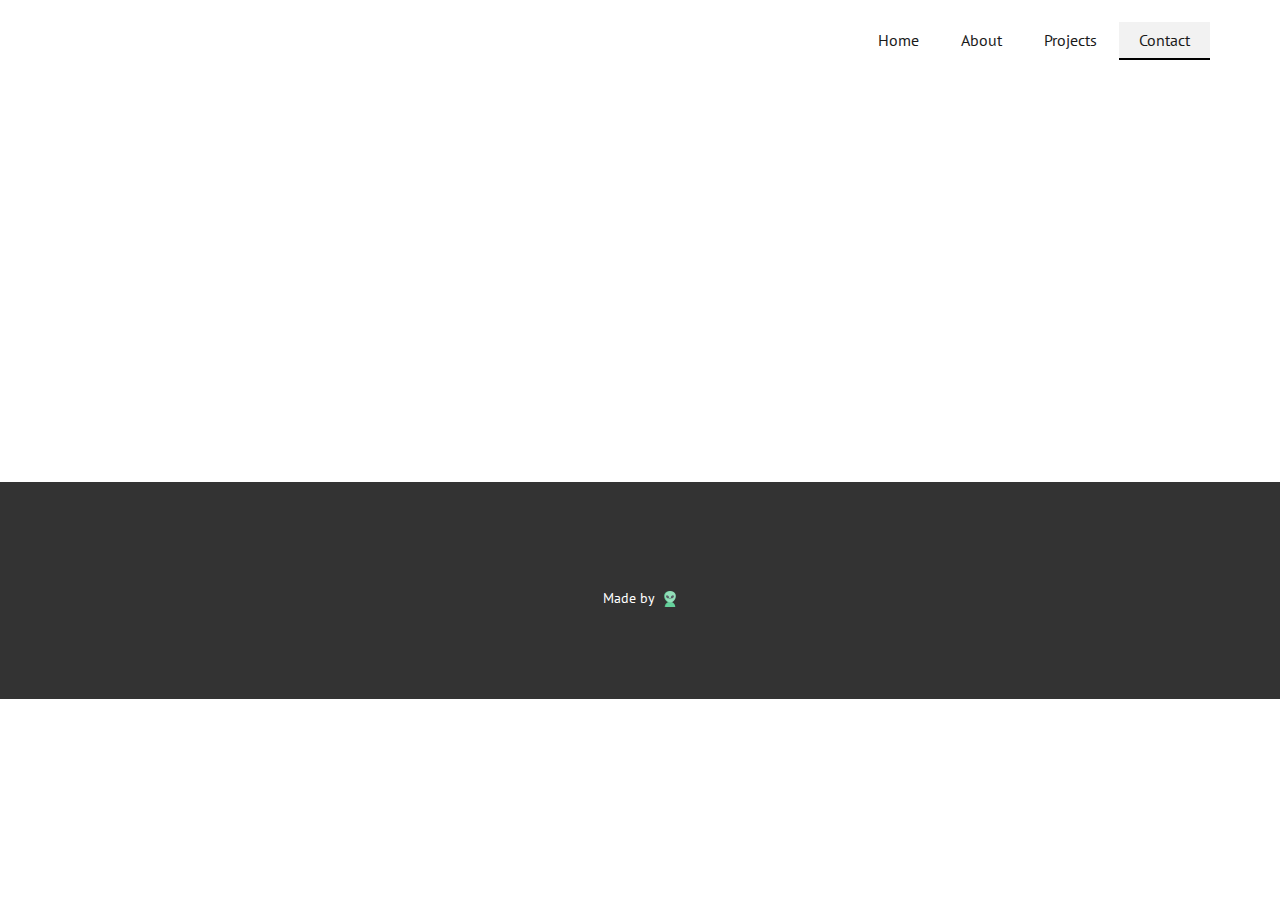
<file: cloud-resume-project/Contact.html>
<!DOCTYPE html>
<html style="font-size: 16px;" lang="en"><head>
    <meta name="viewport" content="width=device-width, initial-scale=1.0">
    <meta charset="utf-8">
    <meta name="keywords" content="">
    <meta name="description" content="">
    <title>Contact</title>
    <link rel="stylesheet" href="nicepage.css" media="screen">
<link rel="stylesheet" href="Contact.css" media="screen">
    <script class="u-script" type="text/javascript" src="jquery.js" defer=""></script>
    <script class="u-script" type="text/javascript" src="nicepage.js" defer=""></script>
    <meta name="generator" content="Nicepage 6.16.5, nicepage.com">
    <link id="u-theme-google-font" rel="stylesheet" href="https://fonts.googleapis.com/css?family=PT+Sans:400,400i,700,700i|Gantari:100,100i,200,200i,300,300i,400,400i,500,500i,600,600i,700,700i,800,800i,900,900i">
    
    
    
    <script type="application/ld+json">{
		"@context": "http://schema.org",
		"@type": "Organization",
		"name": ""
}</script>
    <meta name="theme-color" content="#478ac9">
    <meta property="og:title" content="Contact">
    <meta property="og:type" content="website">
  <meta data-intl-tel-input-cdn-path="intlTelInput/"></head>
  <body data-path-to-root="./" data-include-products="false" class="u-body u-xl-mode" data-lang="en"><header class="u-clearfix u-header u-header" id="sec-e352"><div class="u-clearfix u-sheet u-sheet-1">
        <nav class="u-menu u-menu-one-level u-offcanvas u-menu-1" data-responsive-from="MD" data-position="Primary ">
          <div class="menu-collapse" style="font-size: 1rem; letter-spacing: 0px; font-weight: 500;">
            <a class="u-button-style u-custom-active-border-color u-custom-active-color u-custom-border u-custom-border-color u-custom-borders u-custom-hover-border-color u-custom-hover-color u-custom-left-right-menu-spacing u-custom-padding-bottom u-custom-text-active-color u-custom-text-color u-custom-text-hover-color u-custom-top-bottom-menu-spacing u-nav-link u-text-active-palette-1-base u-text-hover-palette-2-base" href="#">
              <svg class="u-svg-link" viewBox="0 0 24 24"><use xlink:href="#menu-hamburger"></use></svg>
              <svg class="u-svg-content" version="1.1" id="menu-hamburger" viewBox="0 0 16 16" x="0px" y="0px" xmlns:xlink="http://www.w3.org/1999/xlink" xmlns="http://www.w3.org/2000/svg"><g><rect y="1" width="16" height="2"></rect><rect y="7" width="16" height="2"></rect><rect y="13" width="16" height="2"></rect>
</g></svg>
            </a>
          </div>
          <div class="u-custom-menu u-nav-container">
            <ul class="u-nav u-spacing-2 u-unstyled u-nav-1"><li class="u-nav-item"><a class="u-active-grey-5 u-border-2 u-border-active-black u-border-hover-palette-5-dark-2 u-border-no-left u-border-no-right u-border-no-top u-button-style u-hover-grey-10 u-nav-link u-text-active-grey-90 u-text-grey-90 u-text-hover-grey-90" href="./" style="padding: 10px 20px;">Home</a>
</li><li class="u-nav-item"><a class="u-active-grey-5 u-border-2 u-border-active-black u-border-hover-palette-5-dark-2 u-border-no-left u-border-no-right u-border-no-top u-button-style u-hover-grey-10 u-nav-link u-text-active-grey-90 u-text-grey-90 u-text-hover-grey-90" href="./#carousel_a38c" style="padding: 10px 20px;">About</a>
</li><li class="u-nav-item"><a class="u-active-grey-5 u-border-2 u-border-active-black u-border-hover-palette-5-dark-2 u-border-no-left u-border-no-right u-border-no-top u-button-style u-hover-grey-10 u-nav-link u-text-active-grey-90 u-text-grey-90 u-text-hover-grey-90" href="./#sec-9710" style="padding: 10px 20px;">Projects</a>
</li><li class="u-nav-item"><a class="u-active-grey-5 u-border-2 u-border-active-black u-border-hover-palette-5-dark-2 u-border-no-left u-border-no-right u-border-no-top u-button-style u-hover-grey-10 u-nav-link u-text-active-grey-90 u-text-grey-90 u-text-hover-grey-90" href="./#carousel_8077" style="padding: 10px 20px;">Contact</a>
</li></ul>
          </div>
          <div class="u-custom-menu u-nav-container-collapse">
            <div class="u-black u-container-style u-inner-container-layout u-opacity u-opacity-95 u-sidenav">
              <div class="u-inner-container-layout u-sidenav-overflow">
                <div class="u-menu-close"></div>
                <ul class="u-align-center u-nav u-popupmenu-items u-unstyled u-nav-2"><li class="u-nav-item"><a class="u-button-style u-nav-link" href="./">Home</a>
</li><li class="u-nav-item"><a class="u-button-style u-nav-link" href="./#carousel_a38c">About</a>
</li><li class="u-nav-item"><a class="u-button-style u-nav-link" href="./#sec-9710">Projects</a>
</li><li class="u-nav-item"><a class="u-button-style u-nav-link" href="./#carousel_8077">Contact</a>
</li></ul>
              </div>
            </div>
            <div class="u-black u-menu-overlay u-opacity u-opacity-70"></div>
          </div>
          <style class="menu-style">@media (max-width: 939px) {
                    [data-responsive-from="MD"] .u-nav-container {
                        display: none;
                    }
                    [data-responsive-from="MD"] .menu-collapse {
                        display: block;
                    }
                }</style>
        </nav>
      </div></header>
    <section class="u-clearfix u-section-1" id="sec-2b55">
      <div class="u-clearfix u-sheet u-sheet-1"></div>
    </section>
    
    
    
    <footer class="u-align-center u-clearfix u-container-align-center u-footer u-grey-80 u-footer" id="sec-0cd1"><div class="u-clearfix u-sheet u-sheet-1">
        <p class="u-small-text u-text u-text-variant u-text-1">Made by&nbsp;&nbsp;<span class="u-file-icon u-icon u-icon-1"><img src="images/1126947.png" alt=""></span>
        </p>
      </div></footer>
    <section class="u-backlink u-clearfix u-grey-80">
<!--      <p class="u-text">
        <span>This site was created with the </span>
        <a class="u-link" href="https://nicepage.com/" target="_blank" rel="nofollow">
          <span>Nicepage</span>
        </a>
      </p>-->
    </section>
  
</body></html>
</file>
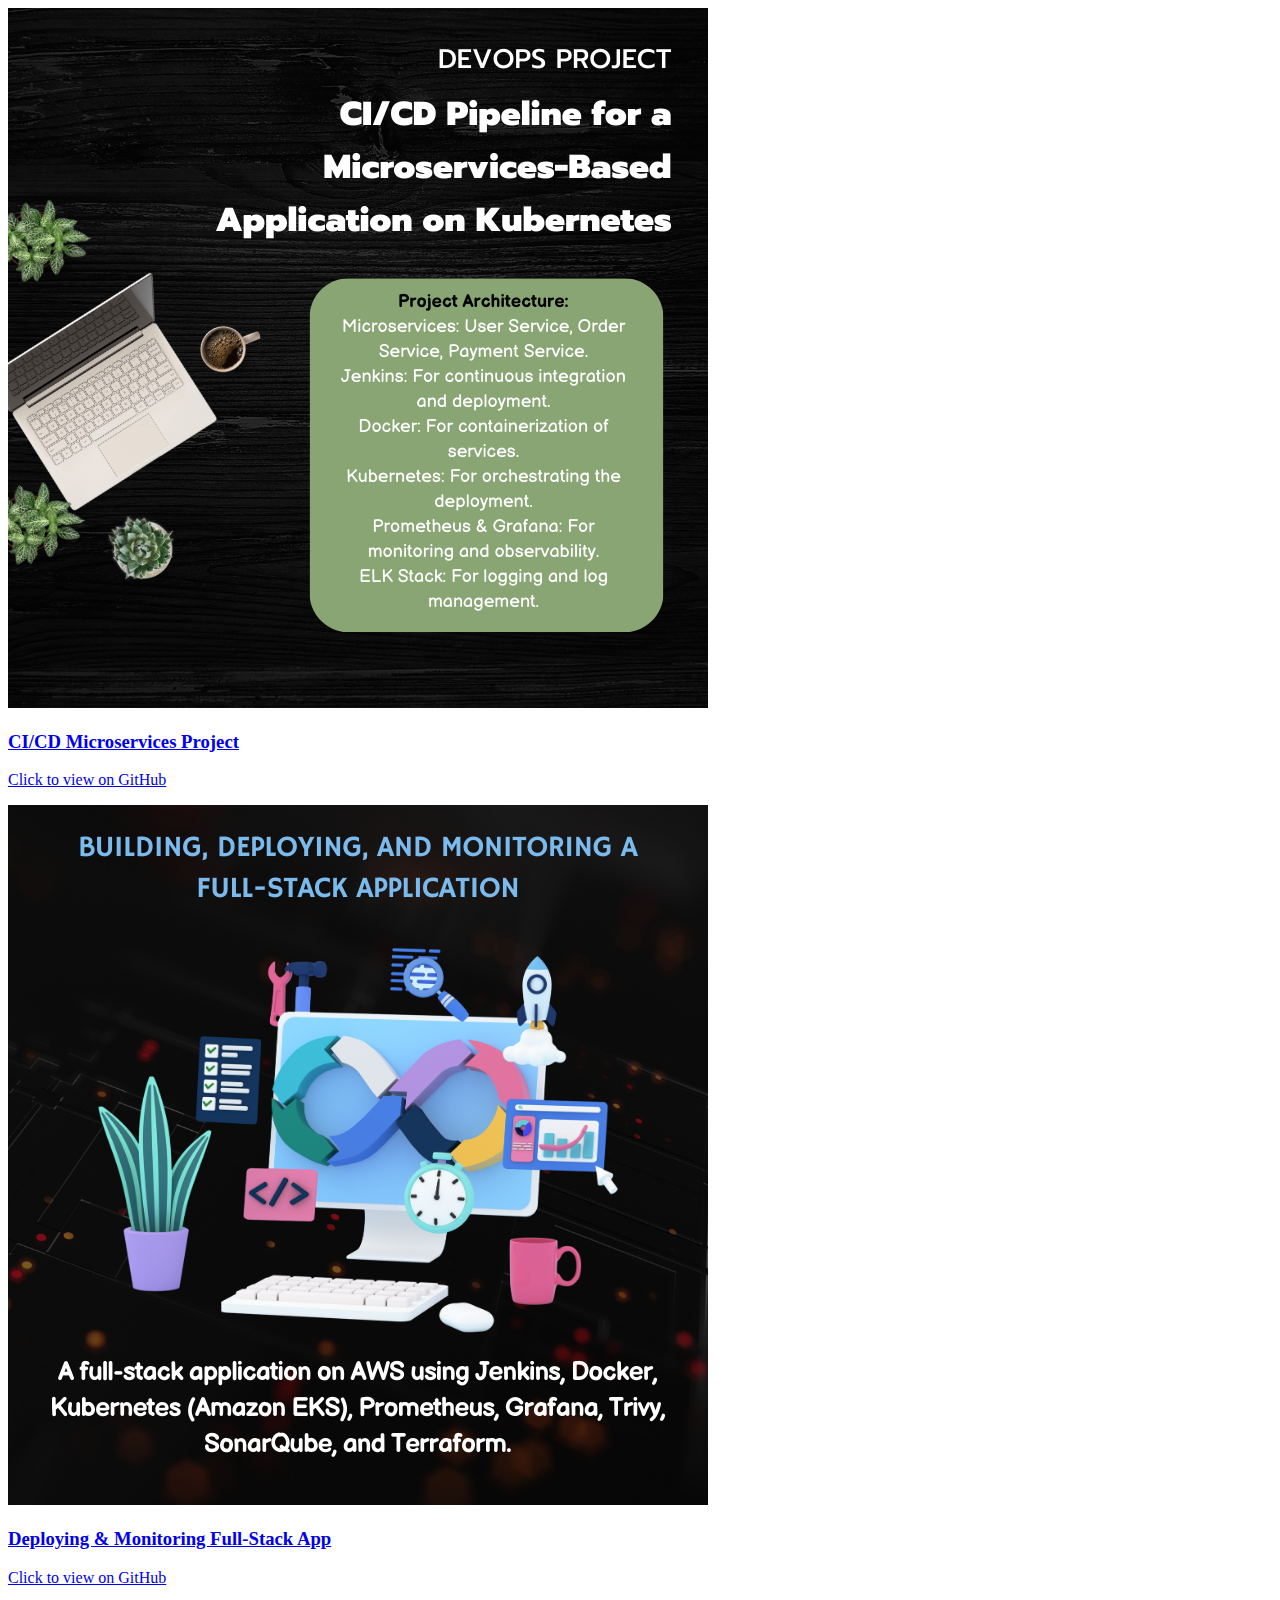
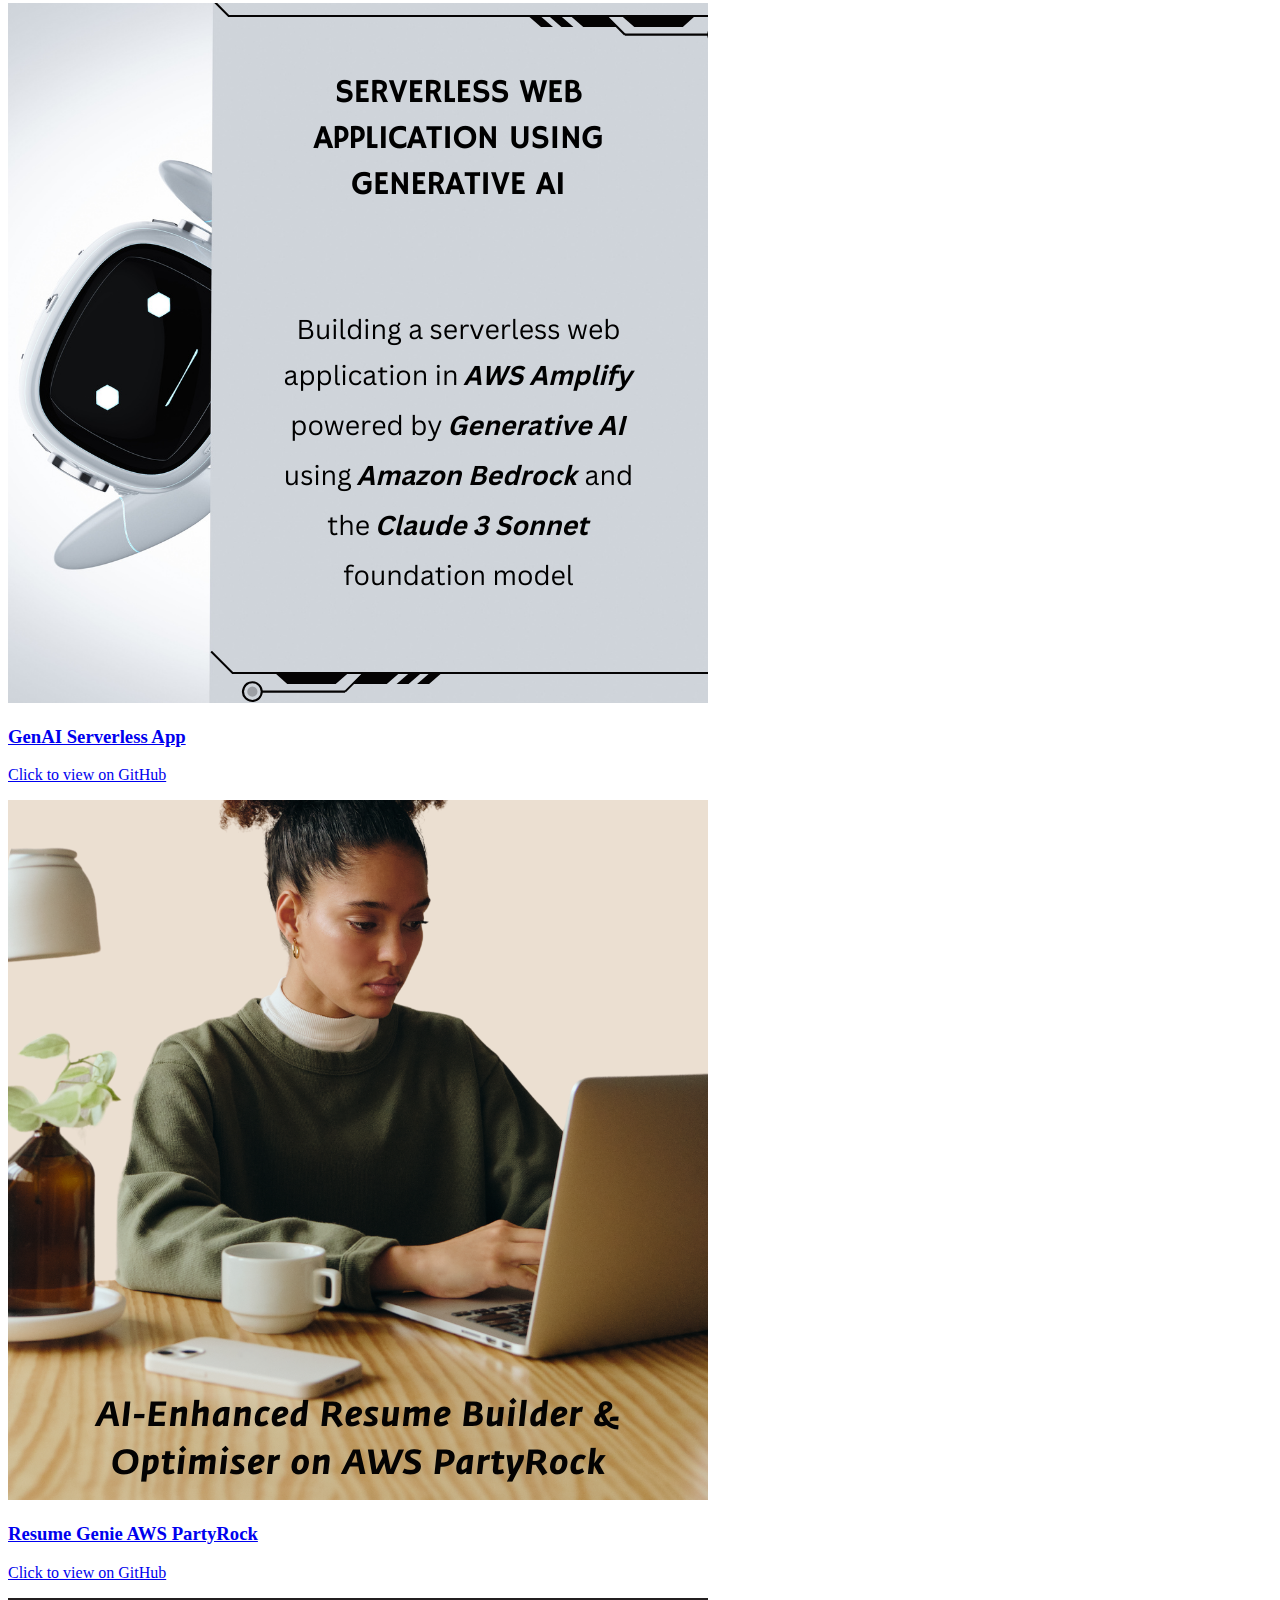
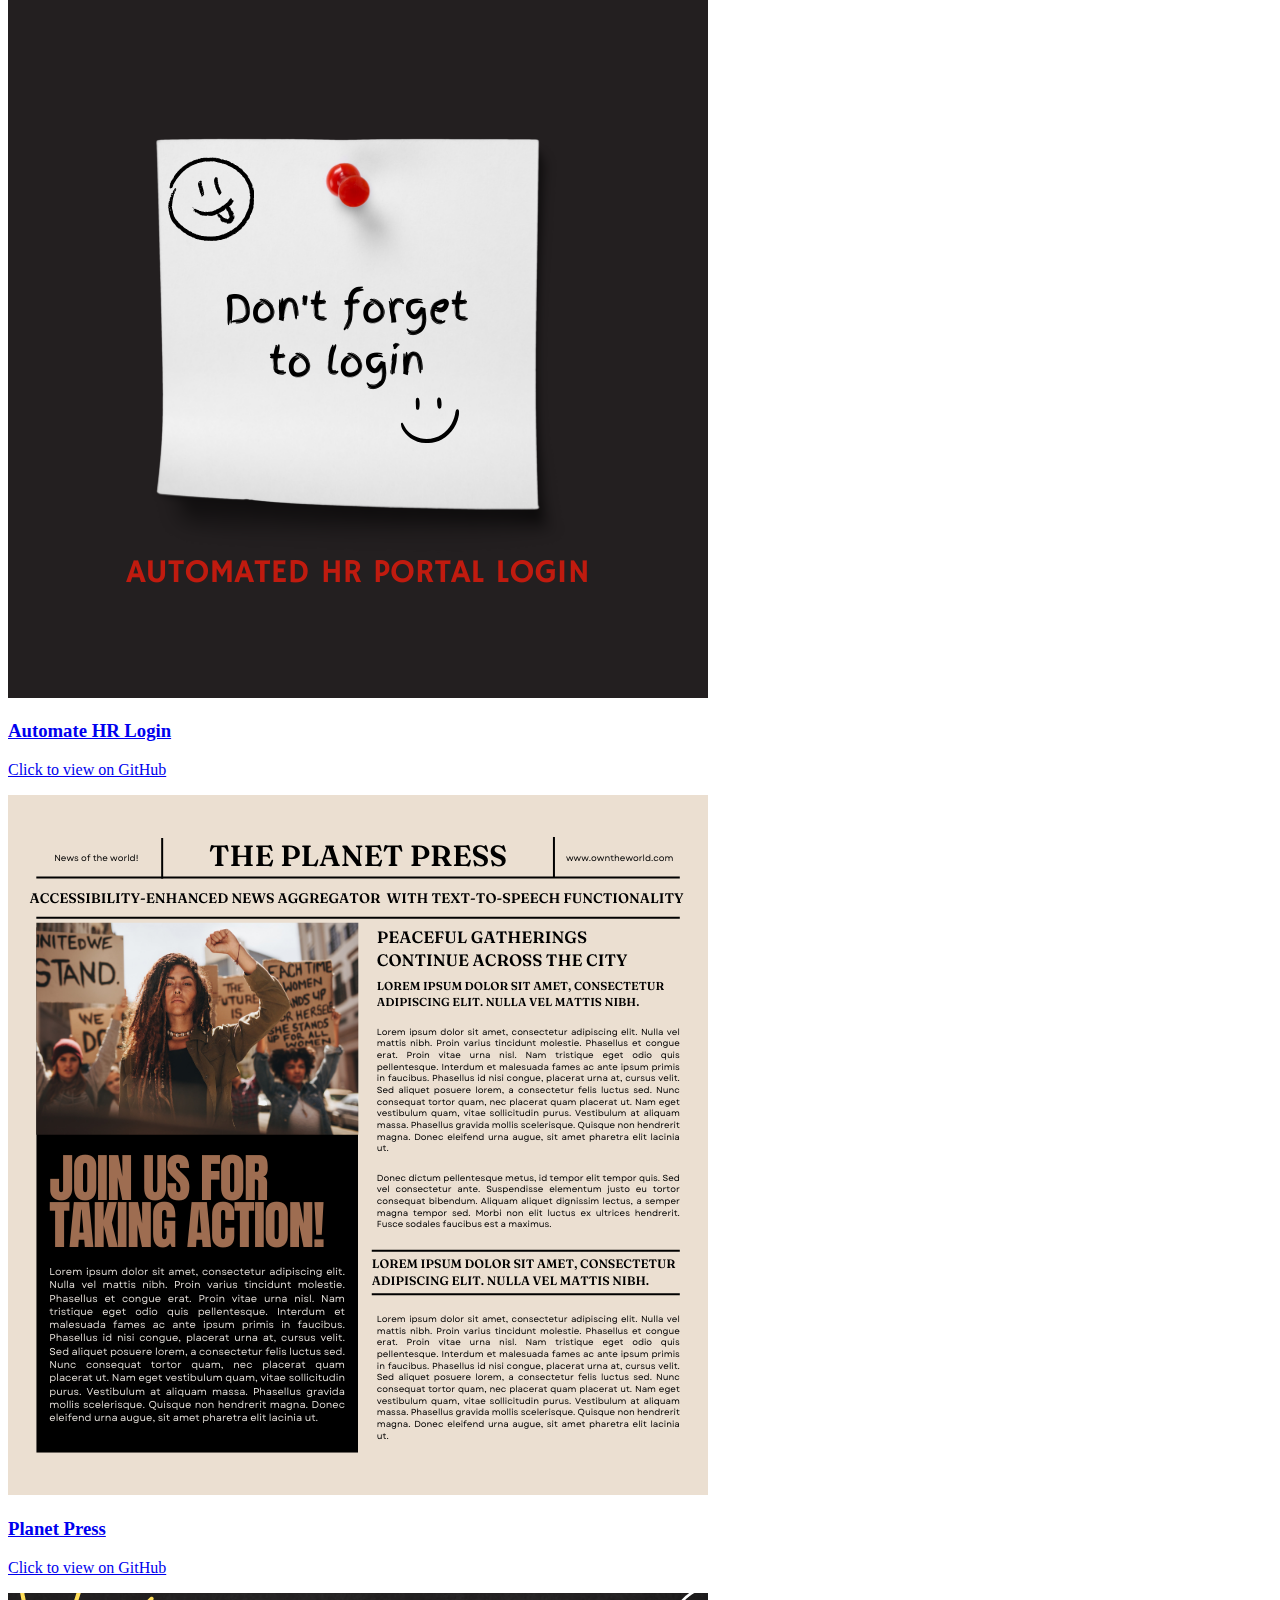
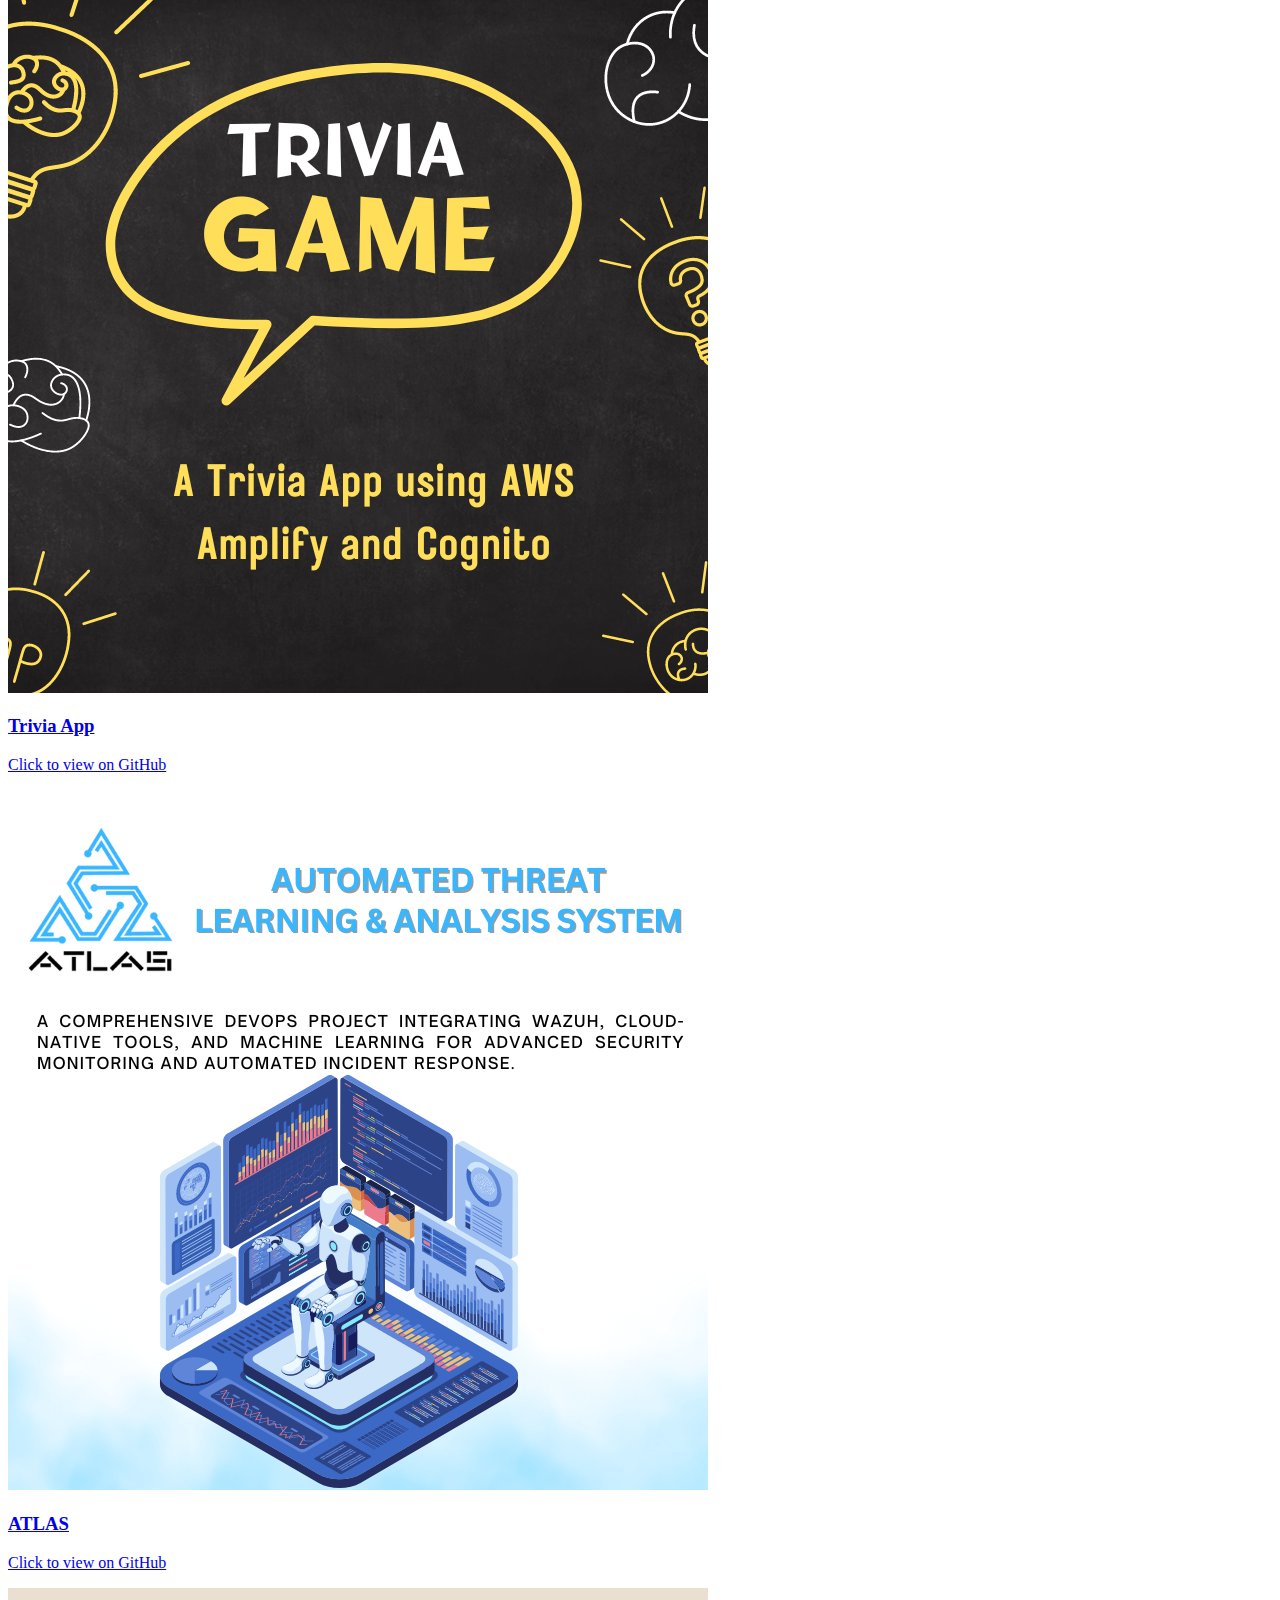
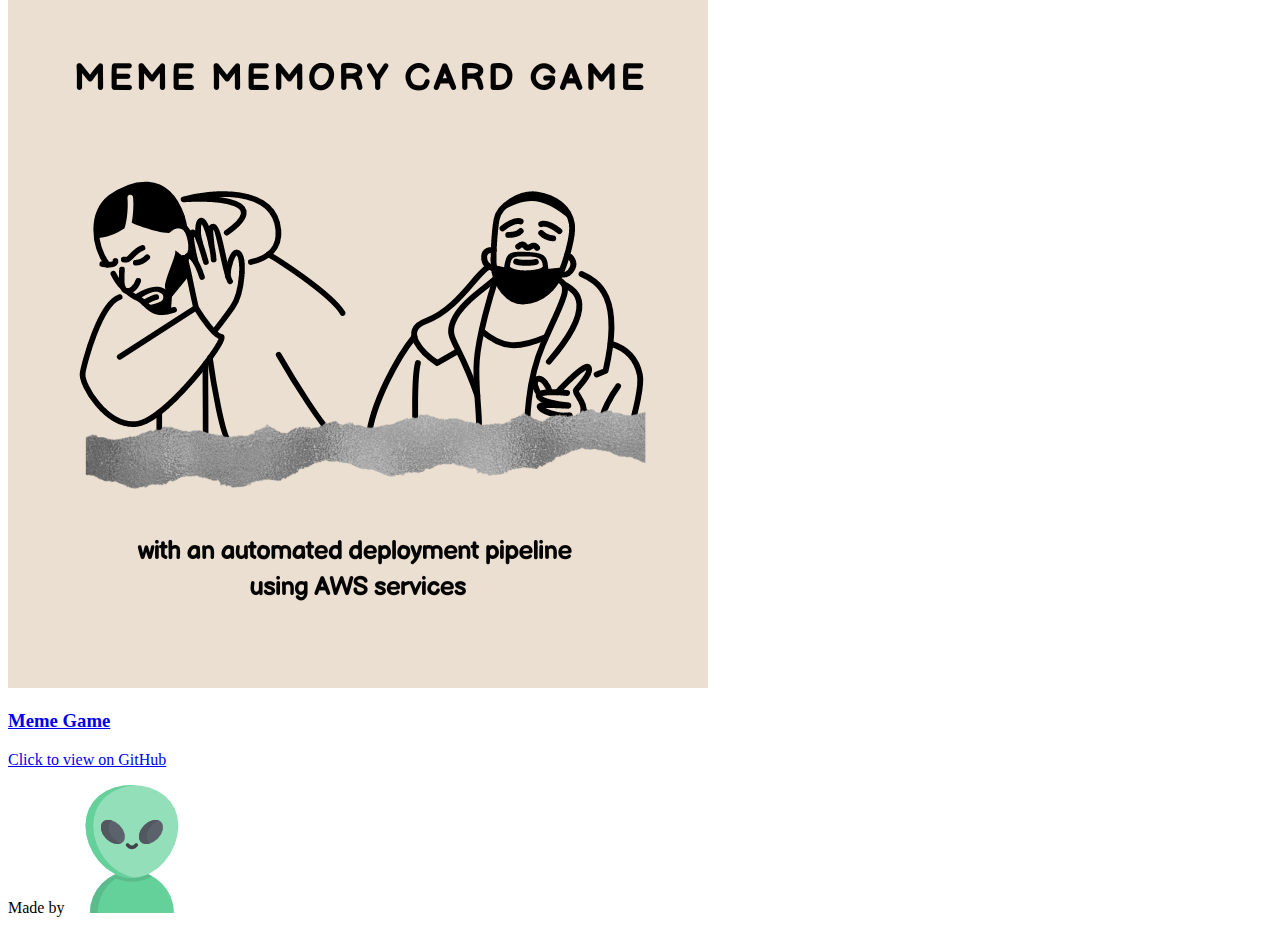
<file: cloud-resume-project/dummy.html>
<!DOCTYPE html>
<html style="font-size: 16px;" lang="en">
<head>
    <meta name="viewport" content="width=device-width, initial-scale=1.0">
    <meta charset="utf-8">
    <title>Projects</title>
    <!-- Add your CSS links here -->
</head>
<body class="u-body u-xl-mode" data-lang="en">
    <header class="u-clearfix u-header u-header" id="sec-e352">
        <!-- Your existing header code -->
    </header>
    
    <section class="u-align-center u-clearfix u-container-align-center u-custom-color-3 u-section-1" id="carousel_b55e">
        <div class="u-clearfix u-sheet u-sheet-1">
            <div class="u-expanded-width u-gallery u-layout-grid u-lightbox u-show-text-on-hover u-gallery-1">
                <div class="u-gallery-inner u-gallery-inner-1">
                    <!-- Project 1 -->
                    <div class="u-effect-fade u-effect-hover-zoom u-gallery-item">
                        <a href="https://github.com/ambekadeshmukh/DevOps-Projects/tree/main/CI-CD%20Microservices-Based%20Project" target="_blank">
                            <div class="u-back-slide" data-image-width="700" data-image-height="700">
                                <img class="u-back-image u-expanded" src="images/13.png" alt="CI/CD Microservices Project">
                            </div>
                            <div class="u-over-slide u-shading u-over-slide-1">
                                <h3 class="u-gallery-heading">CI/CD Microservices Project</h3>
                                <p class="u-gallery-text">Click to view on GitHub</p>
                            </div>
                        </a>
                    </div>
                    
                    <!-- Project 2 -->
                    <div class="u-effect-fade u-effect-hover-zoom u-gallery-item">
                        <a href="https://github.com/ambekadeshmukh/DevOps-Projects/tree/main/Deploying%20%26%20Monitoring%20a%20Full-Stack%20Application" target="_blank">
                            <div class="u-back-slide" data-image-width="700" data-image-height="700">
                                <img class="u-back-image u-expanded" src="images/14.png" alt="Deploying & Monitoring Full-Stack App">
                            </div>
                            <div class="u-over-slide u-shading u-over-slide-2">
                                <h3 class="u-gallery-heading">Deploying & Monitoring Full-Stack App</h3>
                                <p class="u-gallery-text">Click to view on GitHub</p>
                            </div>
                        </a>
                    </div>
                    
                    <!-- Project 3 -->
                    <div class="u-effect-fade u-effect-hover-zoom u-gallery-item">
                        <a href="https://github.com/ambekadeshmukh/AI-Projects/tree/main/GenAI-Serverless-App" target="_blank">
                            <div class="u-back-slide" data-image-width="700" data-image-height="700">
                                <img class="u-back-image u-expanded" src="images/15.png" alt="GenAI Serverless App">
                            </div>
                            <div class="u-over-slide u-shading u-over-slide-3">
                                <h3 class="u-gallery-heading">GenAI Serverless App</h3>
                                <p class="u-gallery-text">Click to view on GitHub</p>
                            </div>
                        </a>
                    </div>
                    
                    <!-- Project 4 -->
                    <div class="u-effect-fade u-effect-hover-zoom u-gallery-item">
                        <a href="https://github.com/ambekadeshmukh/Cloud-Projects/tree/main/Resume-Genie-AWS%20PartyRock" target="_blank">
                            <div class="u-back-slide" data-image-width="700" data-image-height="700">
                                <img class="u-back-image u-expanded" src="images/11.png" alt="Resume Genie AWS PartyRock">
                            </div>
                            <div class="u-over-slide u-shading u-over-slide-4">
                                <h3 class="u-gallery-heading">Resume Genie AWS PartyRock</h3>
                                <p class="u-gallery-text">Click to view on GitHub</p>
                            </div>
                        </a>
                    </div>
                    
                    <!-- Project 5 -->
                    <div class="u-effect-fade u-effect-hover-zoom u-gallery-item">
                        <a href="https://github.com/ambekadeshmukh/Python/tree/main/Projects/Automate%20HR%20Login" target="_blank">
                            <div class="u-back-slide" data-image-width="700" data-image-height="700">
                                <img class="u-back-image u-expanded" src="images/12.png" alt="Automate HR Login">
                            </div>
                            <div class="u-over-slide u-shading u-over-slide-5">
                                <h3 class="u-gallery-heading">Automate HR Login</h3>
                                <p class="u-gallery-text">Click to view on GitHub</p>
                            </div>
                        </a>
                    </div>
                    
                    <!-- Project 6 -->
                    <div class="u-effect-fade u-effect-hover-zoom u-gallery-item">
                        <a href="https://github.com/ambekadeshmukh/Planet-Press" target="_blank">
                            <div class="u-back-slide" data-image-width="700" data-image-height="700">
                                <img class="u-back-image u-expanded" src="images/PlanetPress.png" alt="Planet Press">
                            </div>
                            <div class="u-over-slide u-shading u-over-slide-6">
                                <h3 class="u-gallery-heading">Planet Press</h3>
                                <p class="u-gallery-text">Click to view on GitHub</p>
                            </div>
                        </a>
                    </div>
                    
                    <!-- Project 7 -->
                    <div class="u-effect-fade u-effect-hover-zoom u-gallery-item">
                        <a href="https://github.com/ambekadeshmukh/Cloud-Projects/tree/main/Trivia-App" target="_blank">
                            <div class="u-back-slide" data-image-width="700" data-image-height="700">
                                <img class="u-back-image u-expanded" src="images/9.png" alt="Trivia App">
                            </div>
                            <div class="u-over-slide u-shading u-over-slide-7">
                                <h3 class="u-gallery-heading">Trivia App</h3>
                                <p class="u-gallery-text">Click to view on GitHub</p>
                            </div>
                        </a>
                    </div>
                    
                    <!-- Project 8 -->
                    <div class="u-effect-fade u-effect-hover-zoom u-gallery-item">
                        <a href="https://github.com/ambekadeshmukh/ATLAS" target="_blank">
                            <div class="u-back-slide" data-image-width="700" data-image-height="700">
                                <img class="u-back-image u-expanded" src="images/ATLAS1.png" alt="ATLAS">
                            </div>
                            <div class="u-over-slide u-shading u-over-slide-8">
                                <h3 class="u-gallery-heading">ATLAS</h3>
                                <p class="u-gallery-text">Click to view on GitHub</p>
                            </div>
                        </a>
                    </div>
                    
                    <!-- Project 9 -->
                    <div class="u-effect-fade u-effect-hover-zoom u-gallery-item">
                        <a href="https://github.com/ambekadeshmukh/Cloud-Projects/tree/main/Meme-Game" target="_blank">
                            <div class="u-back-slide" data-image-width="700" data-image-height="700">
                                <img class="u-back-image u-expanded" src="images/10.png" alt="Meme Game">
                            </div>
                            <div class="u-over-slide u-shading u-over-slide-9">
                                <h3 class="u-gallery-heading">Meme Game</h3>
                                <p class="u-gallery-text">Click to view on GitHub</p>
                            </div>
                        </a>
                    </div>
                </div>
            </div>
        </div>
    </section>
    
    <footer class="u-align-center u-clearfix u-footer u-grey-80 u-footer" id="sec-3fb1">
        <div class="u-clearfix u-sheet u-sheet-1">
            <p class="u-small-text u-text u-text-variant u-text-1">Made by <span class="u-file-icon u-icon u-icon-1"><img src="images/1126947.png" alt=""></span></p>
        </div>
    </footer>
</body>
</html>
</file>
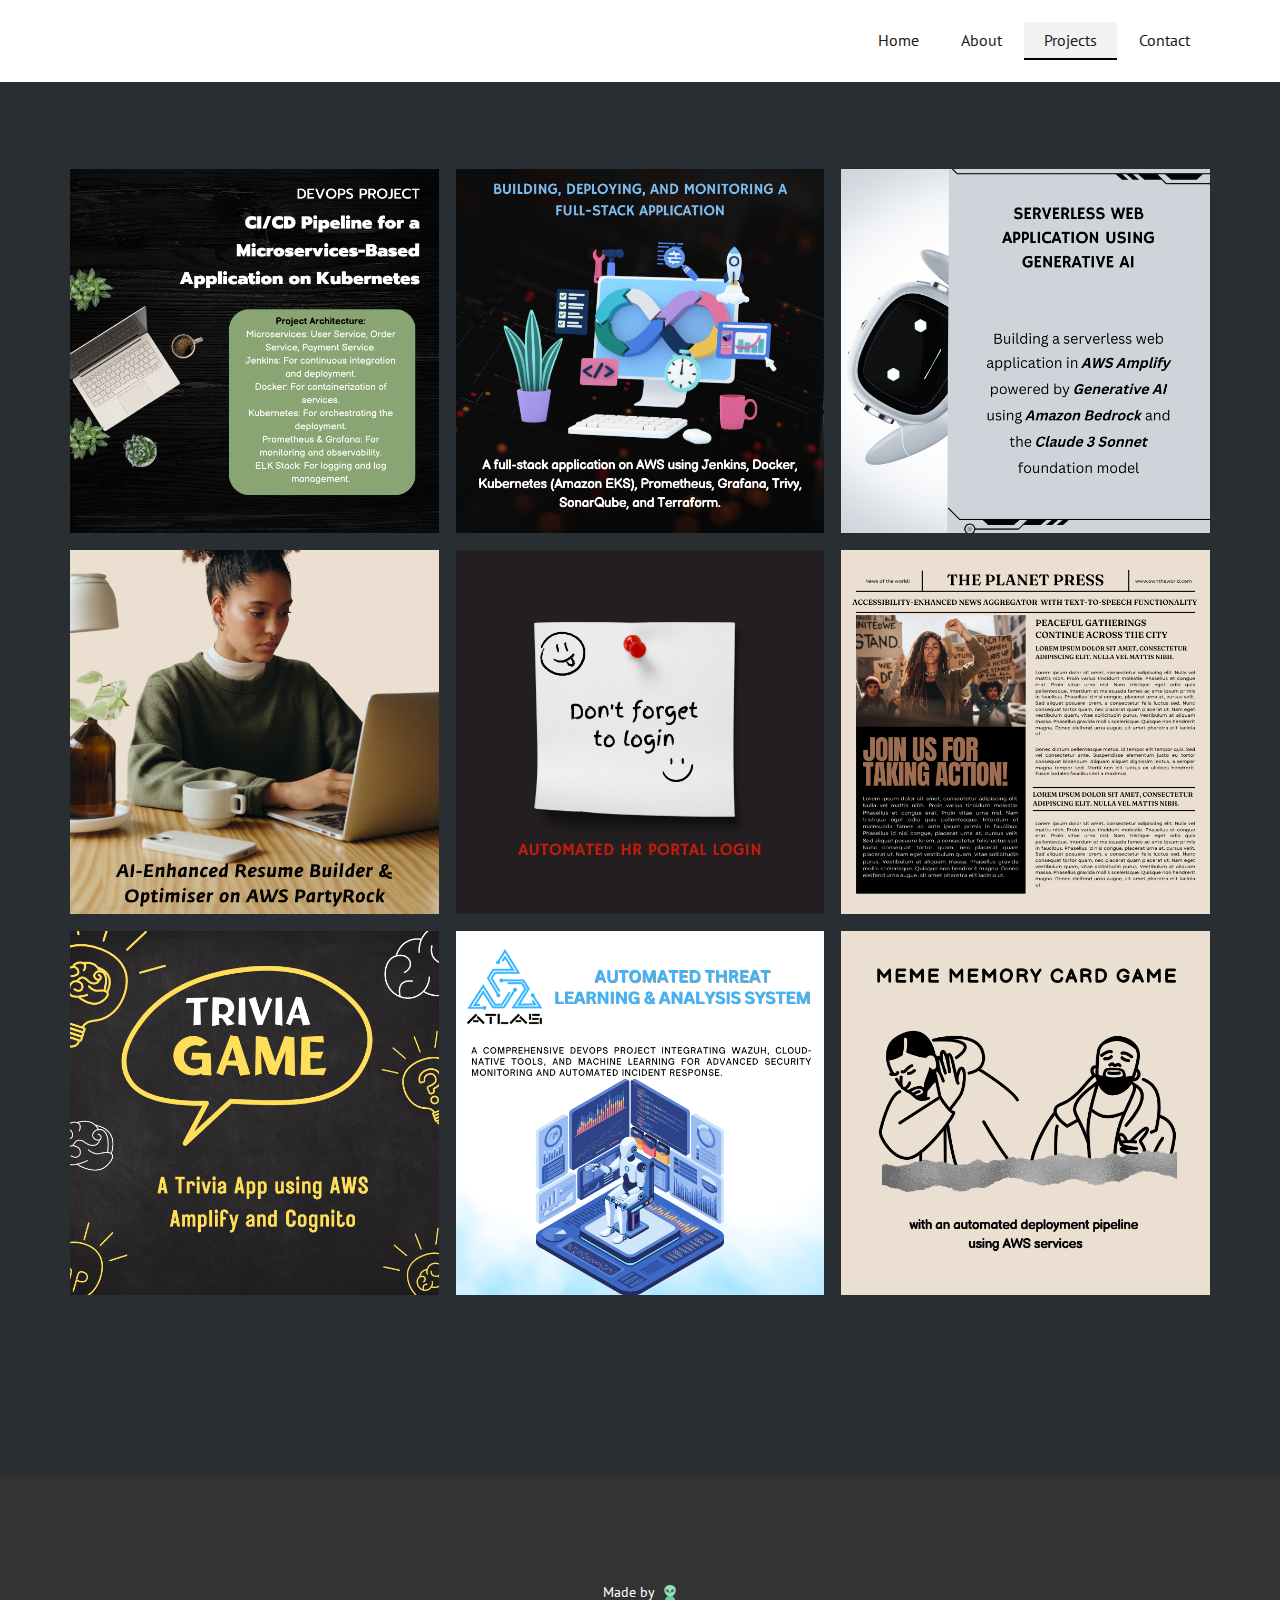
<file: cloud-resume-project/Projects.html>
<!DOCTYPE html>
<html style="font-size: 16px;" lang="en"><head>
    <meta name="viewport" content="width=device-width, initial-scale=1.0">
    <meta charset="utf-8">
    <meta name="keywords" content="">
    <meta name="description" content="">
    <title>Projects</title>
    <link rel="stylesheet" href="nicepage.css" media="screen">
<link rel="stylesheet" href="Projects.css" media="screen">
    <script class="u-script" type="text/javascript" src="jquery.js" defer=""></script>
    <script class="u-script" type="text/javascript" src="nicepage.js" defer=""></script>
    <meta name="generator" content="Nicepage 6.16.5, nicepage.com">
    <link id="u-theme-google-font" rel="stylesheet" href="https://fonts.googleapis.com/css?family=PT+Sans:400,400i,700,700i|Gantari:100,100i,200,200i,300,300i,400,400i,500,500i,600,600i,700,700i,800,800i,900,900i">
    
    
    
    <script type="application/ld+json">{
		"@context": "http://schema.org",
		"@type": "Organization",
		"name": ""
}</script>
    <meta name="theme-color" content="#478ac9">
    <meta property="og:title" content="Projects">
    <meta property="og:type" content="website">
  <meta data-intl-tel-input-cdn-path="intlTelInput/"></head>
  <body data-path-to-root="./" data-include-products="false" class="u-body u-xl-mode" data-lang="en"><header class="u-clearfix u-header u-header" id="sec-e352"><div class="u-clearfix u-sheet u-sheet-1">
        <nav class="u-menu u-menu-one-level u-offcanvas u-menu-1" data-responsive-from="MD" data-position="Primary ">
          <div class="menu-collapse" style="font-size: 1rem; letter-spacing: 0px; font-weight: 500;">
            <a class="u-button-style u-custom-active-border-color u-custom-active-color u-custom-border u-custom-border-color u-custom-borders u-custom-hover-border-color u-custom-hover-color u-custom-left-right-menu-spacing u-custom-padding-bottom u-custom-text-active-color u-custom-text-color u-custom-text-hover-color u-custom-top-bottom-menu-spacing u-nav-link u-text-active-palette-1-base u-text-hover-palette-2-base" href="#">
              <svg class="u-svg-link" viewBox="0 0 24 24"><use xlink:href="#menu-hamburger"></use></svg>
              <svg class="u-svg-content" version="1.1" id="menu-hamburger" viewBox="0 0 16 16" x="0px" y="0px" xmlns:xlink="http://www.w3.org/1999/xlink" xmlns="http://www.w3.org/2000/svg"><g><rect y="1" width="16" height="2"></rect><rect y="7" width="16" height="2"></rect><rect y="13" width="16" height="2"></rect>
</g></svg>
            </a>
          </div>
          <div class="u-custom-menu u-nav-container">
            <ul class="u-nav u-spacing-2 u-unstyled u-nav-1"><li class="u-nav-item"><a class="u-active-grey-5 u-border-2 u-border-active-black u-border-hover-palette-5-dark-2 u-border-no-left u-border-no-right u-border-no-top u-button-style u-hover-grey-10 u-nav-link u-text-active-grey-90 u-text-grey-90 u-text-hover-grey-90" href="./" style="padding: 10px 20px;">Home</a>
</li><li class="u-nav-item"><a class="u-active-grey-5 u-border-2 u-border-active-black u-border-hover-palette-5-dark-2 u-border-no-left u-border-no-right u-border-no-top u-button-style u-hover-grey-10 u-nav-link u-text-active-grey-90 u-text-grey-90 u-text-hover-grey-90" href="./#carousel_a38c" style="padding: 10px 20px;">About</a>
</li><li class="u-nav-item"><a class="u-active-grey-5 u-border-2 u-border-active-black u-border-hover-palette-5-dark-2 u-border-no-left u-border-no-right u-border-no-top u-button-style u-hover-grey-10 u-nav-link u-text-active-grey-90 u-text-grey-90 u-text-hover-grey-90" href="./#sec-9710" style="padding: 10px 20px;">Projects</a>
</li><li class="u-nav-item"><a class="u-active-grey-5 u-border-2 u-border-active-black u-border-hover-palette-5-dark-2 u-border-no-left u-border-no-right u-border-no-top u-button-style u-hover-grey-10 u-nav-link u-text-active-grey-90 u-text-grey-90 u-text-hover-grey-90" href="./#carousel_8077" style="padding: 10px 20px;">Contact</a>
</li></ul>
          </div>
          <div class="u-custom-menu u-nav-container-collapse">
            <div class="u-black u-container-style u-inner-container-layout u-opacity u-opacity-95 u-sidenav">
              <div class="u-inner-container-layout u-sidenav-overflow">
                <div class="u-menu-close"></div>
                <ul class="u-align-center u-nav u-popupmenu-items u-unstyled u-nav-2"><li class="u-nav-item"><a class="u-button-style u-nav-link" href="./">Home</a>
</li><li class="u-nav-item"><a class="u-button-style u-nav-link" href="./#carousel_a38c">About</a>
</li><li class="u-nav-item"><a class="u-button-style u-nav-link" href="./#sec-9710">Projects</a>
</li><li class="u-nav-item"><a class="u-button-style u-nav-link" href="./#carousel_8077">Contact</a>
</li></ul>
              </div>
            </div>
            <div class="u-black u-menu-overlay u-opacity u-opacity-70"></div>
          </div>
          <style class="menu-style">@media (max-width: 939px) {
                    [data-responsive-from="MD"] .u-nav-container {
                        display: none;
                    }
                    [data-responsive-from="MD"] .menu-collapse {
                        display: block;
                    }
                }</style>
        </nav>
      </div></header>
      <section class="u-align-center u-clearfix u-container-align-center u-custom-color-3 u-section-1" id="carousel_b55e">
        <div class="u-clearfix u-sheet u-sheet-1">
            <div class="u-expanded-width u-gallery u-layout-grid u-lightbox u-show-text-on-hover u-gallery-1">
                <div class="u-gallery-inner u-gallery-inner-1">
                    <!-- Project 1 -->
                    <div class="u-effect-fade u-effect-hover-zoom u-gallery-item">
                        <a href="https://github.com/ambekadeshmukh/DevOps-Projects/tree/main/CI-CD%20Microservices-Based%20Project" target="_blank">
                            <div class="u-back-slide" data-image-width="700" data-image-height="700">
                                <img class="u-back-image u-expanded" src="images/13.png" alt="CI/CD Microservices Project">
                            </div>
                            <div class="u-over-slide u-shading u-over-slide-1">
                                <h3 class="u-gallery-heading">CI/CD Microservices Project</h3>
                                <p class="u-gallery-text">Click to view on GitHub</p>
                            </div>
                        </a>
                    </div>
                    
                    <!-- Project 2 -->
                    <div class="u-effect-fade u-effect-hover-zoom u-gallery-item">
                        <a href="https://github.com/ambekadeshmukh/DevOps-Projects/tree/main/Deploying%20%26%20Monitoring%20a%20Full-Stack%20Application" target="_blank">
                            <div class="u-back-slide" data-image-width="700" data-image-height="700">
                                <img class="u-back-image u-expanded" src="images/14.png" alt="Deploying & Monitoring Full-Stack App">
                            </div>
                            <div class="u-over-slide u-shading u-over-slide-2">
                                <h3 class="u-gallery-heading">Deploying & Monitoring Full-Stack App</h3>
                                <p class="u-gallery-text">Click to view on GitHub</p>
                            </div>
                        </a>
                    </div>
                    
                    <!-- Project 3 -->
                    <div class="u-effect-fade u-effect-hover-zoom u-gallery-item">
                        <a href="https://github.com/ambekadeshmukh/AI-Projects/tree/main/GenAI-Serverless-App" target="_blank">
                            <div class="u-back-slide" data-image-width="700" data-image-height="700">
                                <img class="u-back-image u-expanded" src="images/15.png" alt="GenAI Serverless App">
                            </div>
                            <div class="u-over-slide u-shading u-over-slide-3">
                                <h3 class="u-gallery-heading">GenAI Serverless App</h3>
                                <p class="u-gallery-text">Click to view on GitHub</p>
                            </div>
                        </a>
                    </div>
                    
                    <!-- Project 4 -->
                    <div class="u-effect-fade u-effect-hover-zoom u-gallery-item">
                        <a href="https://github.com/ambekadeshmukh/Cloud-Projects/tree/main/Resume-Genie-AWS%20PartyRock" target="_blank">
                            <div class="u-back-slide" data-image-width="700" data-image-height="700">
                                <img class="u-back-image u-expanded" src="images/11.png" alt="Resume Genie AWS PartyRock">
                            </div>
                            <div class="u-over-slide u-shading u-over-slide-4">
                                <h3 class="u-gallery-heading">Resume Genie AWS PartyRock</h3>
                                <p class="u-gallery-text">Click to view on GitHub</p>
                            </div>
                        </a>
                    </div>
                    
                    <!-- Project 5 -->
                    <div class="u-effect-fade u-effect-hover-zoom u-gallery-item">
                        <a href="https://github.com/ambekadeshmukh/Python/tree/main/Projects/Automate%20HR%20Login" target="_blank">
                            <div class="u-back-slide" data-image-width="700" data-image-height="700">
                                <img class="u-back-image u-expanded" src="images/12.png" alt="Automate HR Login">
                            </div>
                            <div class="u-over-slide u-shading u-over-slide-5">
                                <h3 class="u-gallery-heading">Automate HR Login</h3>
                                <p class="u-gallery-text">Click to view on GitHub</p>
                            </div>
                        </a>
                    </div>
                    
                    <!-- Project 6 -->
                    <div class="u-effect-fade u-effect-hover-zoom u-gallery-item">
                        <a href="https://github.com/ambekadeshmukh/Planet-Press" target="_blank">
                            <div class="u-back-slide" data-image-width="700" data-image-height="700">
                                <img class="u-back-image u-expanded" src="images/PlanetPress.png" alt="Planet Press">
                            </div>
                            <div class="u-over-slide u-shading u-over-slide-6">
                                <h3 class="u-gallery-heading">Planet Press</h3>
                                <p class="u-gallery-text">Click to view on GitHub</p>
                            </div>
                        </a>
                    </div>
                    
                    <!-- Project 7 -->
                    <div class="u-effect-fade u-effect-hover-zoom u-gallery-item">
                        <a href="https://github.com/ambekadeshmukh/Cloud-Projects/tree/main/Trivia-App" target="_blank">
                            <div class="u-back-slide" data-image-width="700" data-image-height="700">
                                <img class="u-back-image u-expanded" src="images/9.png" alt="Trivia App">
                            </div>
                            <div class="u-over-slide u-shading u-over-slide-7">
                                <h3 class="u-gallery-heading">Trivia App</h3>
                                <p class="u-gallery-text">Click to view on GitHub</p>
                            </div>
                        </a>
                    </div>
                    
                    <!-- Project 8 -->
                    <div class="u-effect-fade u-effect-hover-zoom u-gallery-item">
                        <a href="https://github.com/ambekadeshmukh/ATLAS" target="_blank">
                            <div class="u-back-slide" data-image-width="700" data-image-height="700">
                                <img class="u-back-image u-expanded" src="images/ATLAS1.png" alt="ATLAS">
                            </div>
                            <div class="u-over-slide u-shading u-over-slide-8">
                                <h3 class="u-gallery-heading">ATLAS</h3>
                                <p class="u-gallery-text">Click to view on GitHub</p>
                            </div>
                        </a>
                    </div>
                    
                    <!-- Project 9 -->
                    <div class="u-effect-fade u-effect-hover-zoom u-gallery-item">
                        <a href="https://github.com/ambekadeshmukh/Cloud-Projects/tree/main/Meme-Game" target="_blank">
                            <div class="u-back-slide" data-image-width="700" data-image-height="700">
                                <img class="u-back-image u-expanded" src="images/10.png" alt="Meme Game">
                            </div>
                            <div class="u-over-slide u-shading u-over-slide-9">
                                <h3 class="u-gallery-heading">Meme Game</h3>
                                <p class="u-gallery-text">Click to view on GitHub</p>
                            </div>
                        </a>
                    </div>
                </div>
            </div>
        </div>
    </section>
    
    
    
    <footer class="u-align-center u-clearfix u-container-align-center u-footer u-grey-80 u-footer" id="sec-0cd1"><div class="u-clearfix u-sheet u-sheet-1">
        <p class="u-small-text u-text u-text-variant u-text-1">Made by&nbsp;&nbsp;<span class="u-file-icon u-icon u-icon-1"><img src="images/1126947.png" alt=""></span>
        </p>
      </div></footer>
    <section class="u-backlink u-clearfix u-grey-80">
      <p class="u-text">
<!--        <span>This site was created with the </span>
        <a class="u-link" href="https://nicepage.com/" target="_blank" rel="nofollow">
          <span>Nicepage</span>
        </a>
      </p> -->

    </section>
  
</body></html>
</file>
